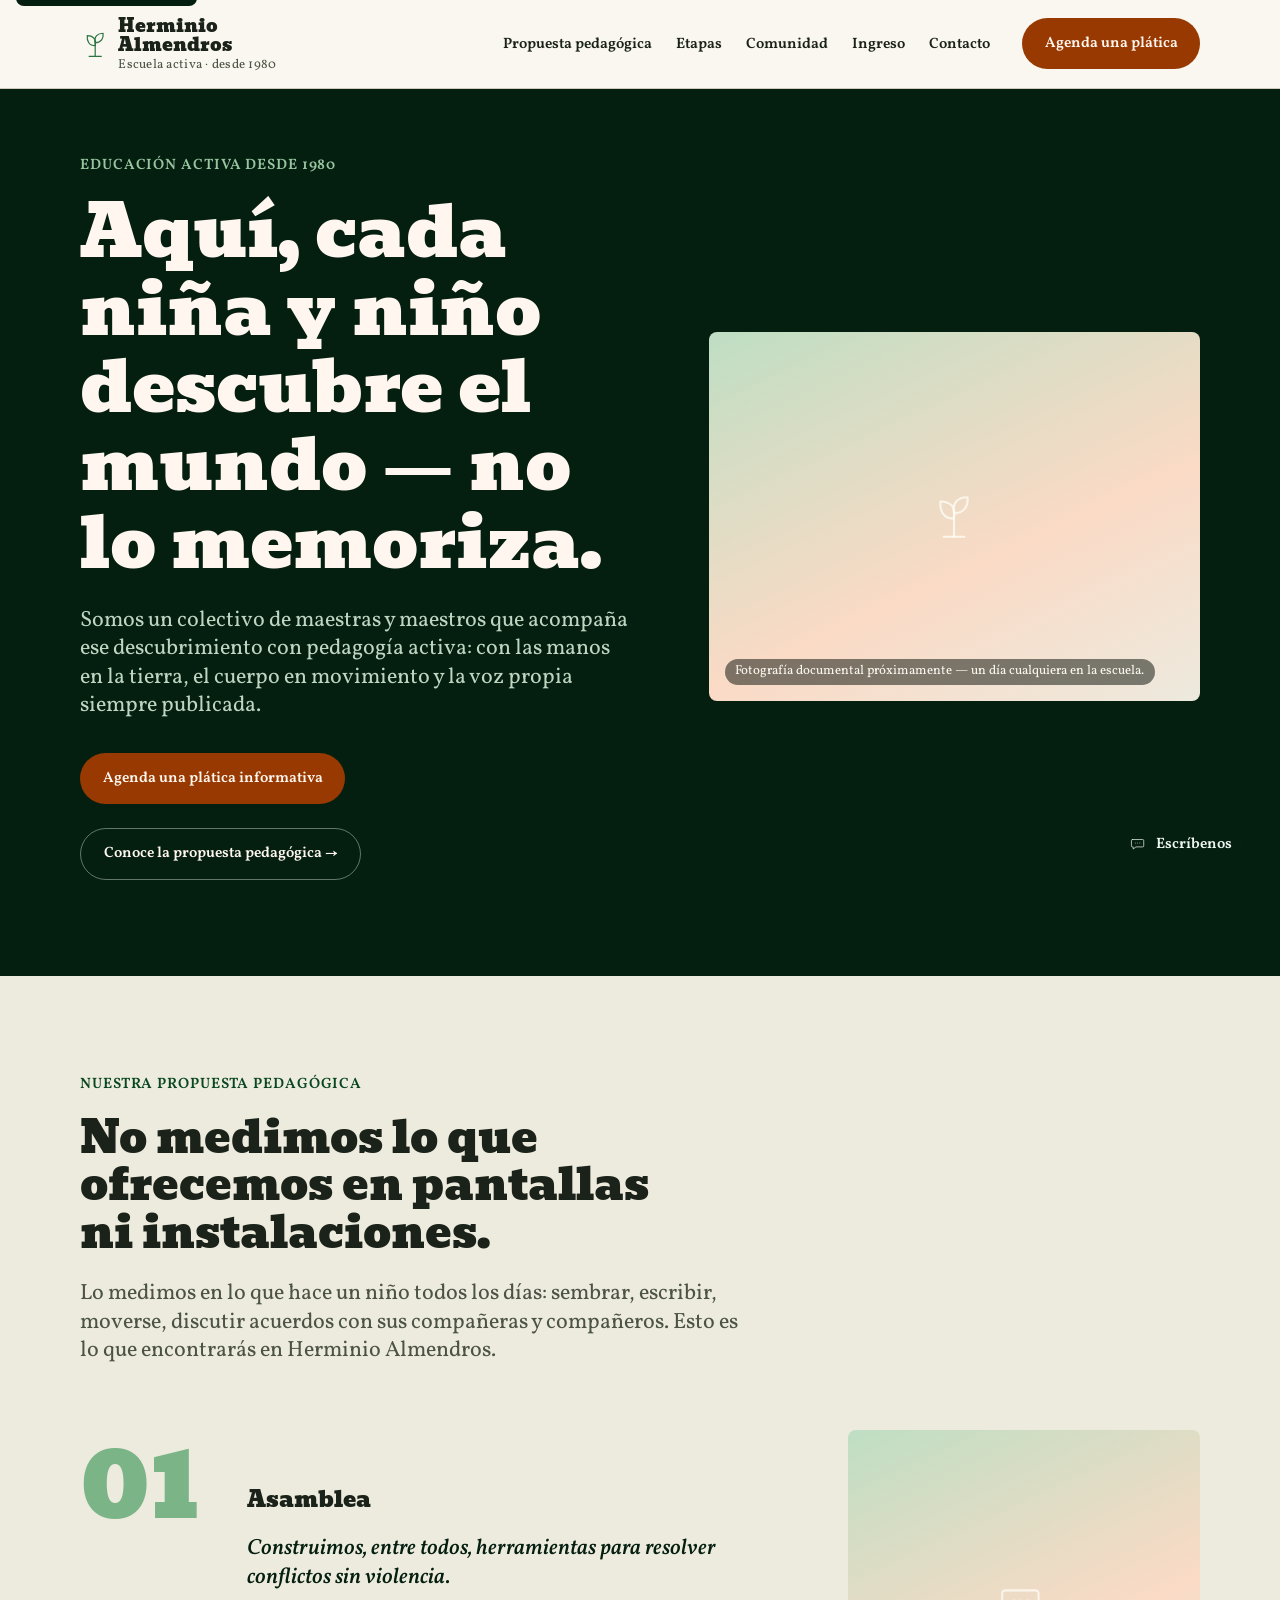
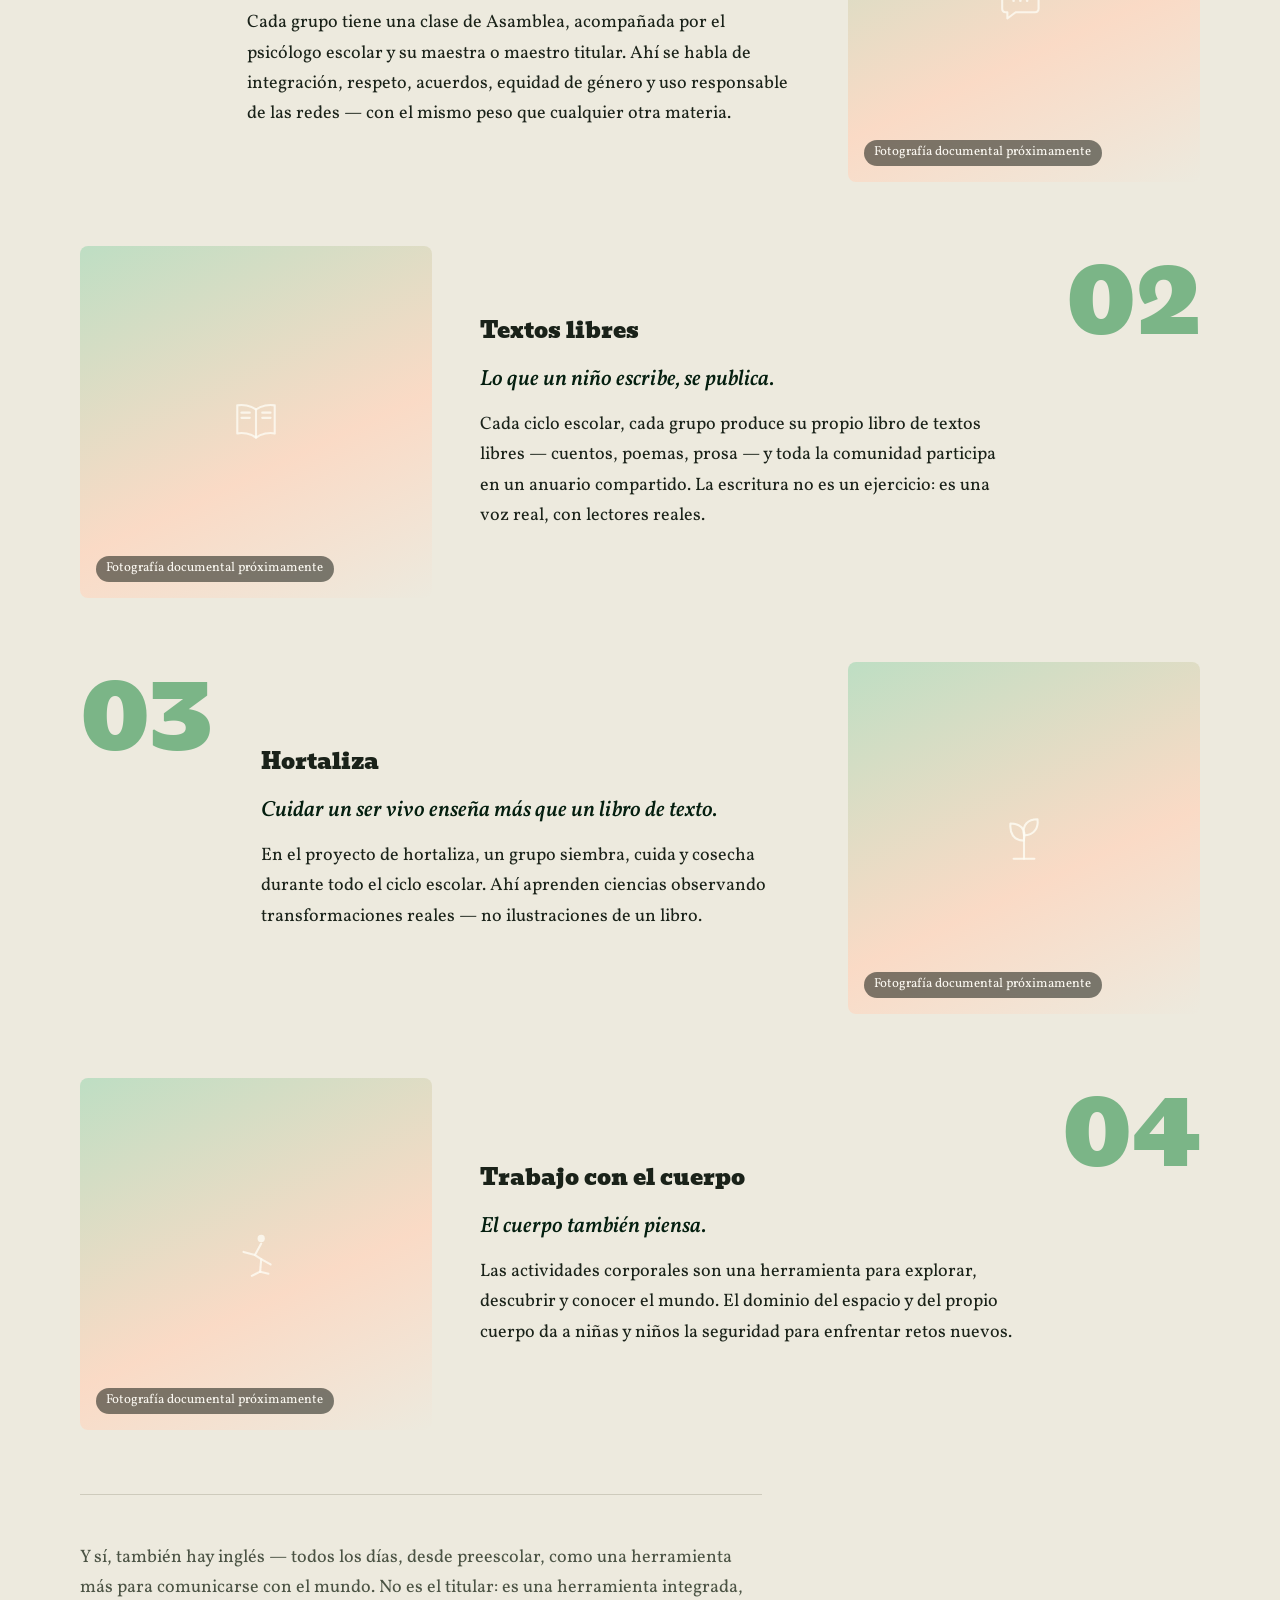
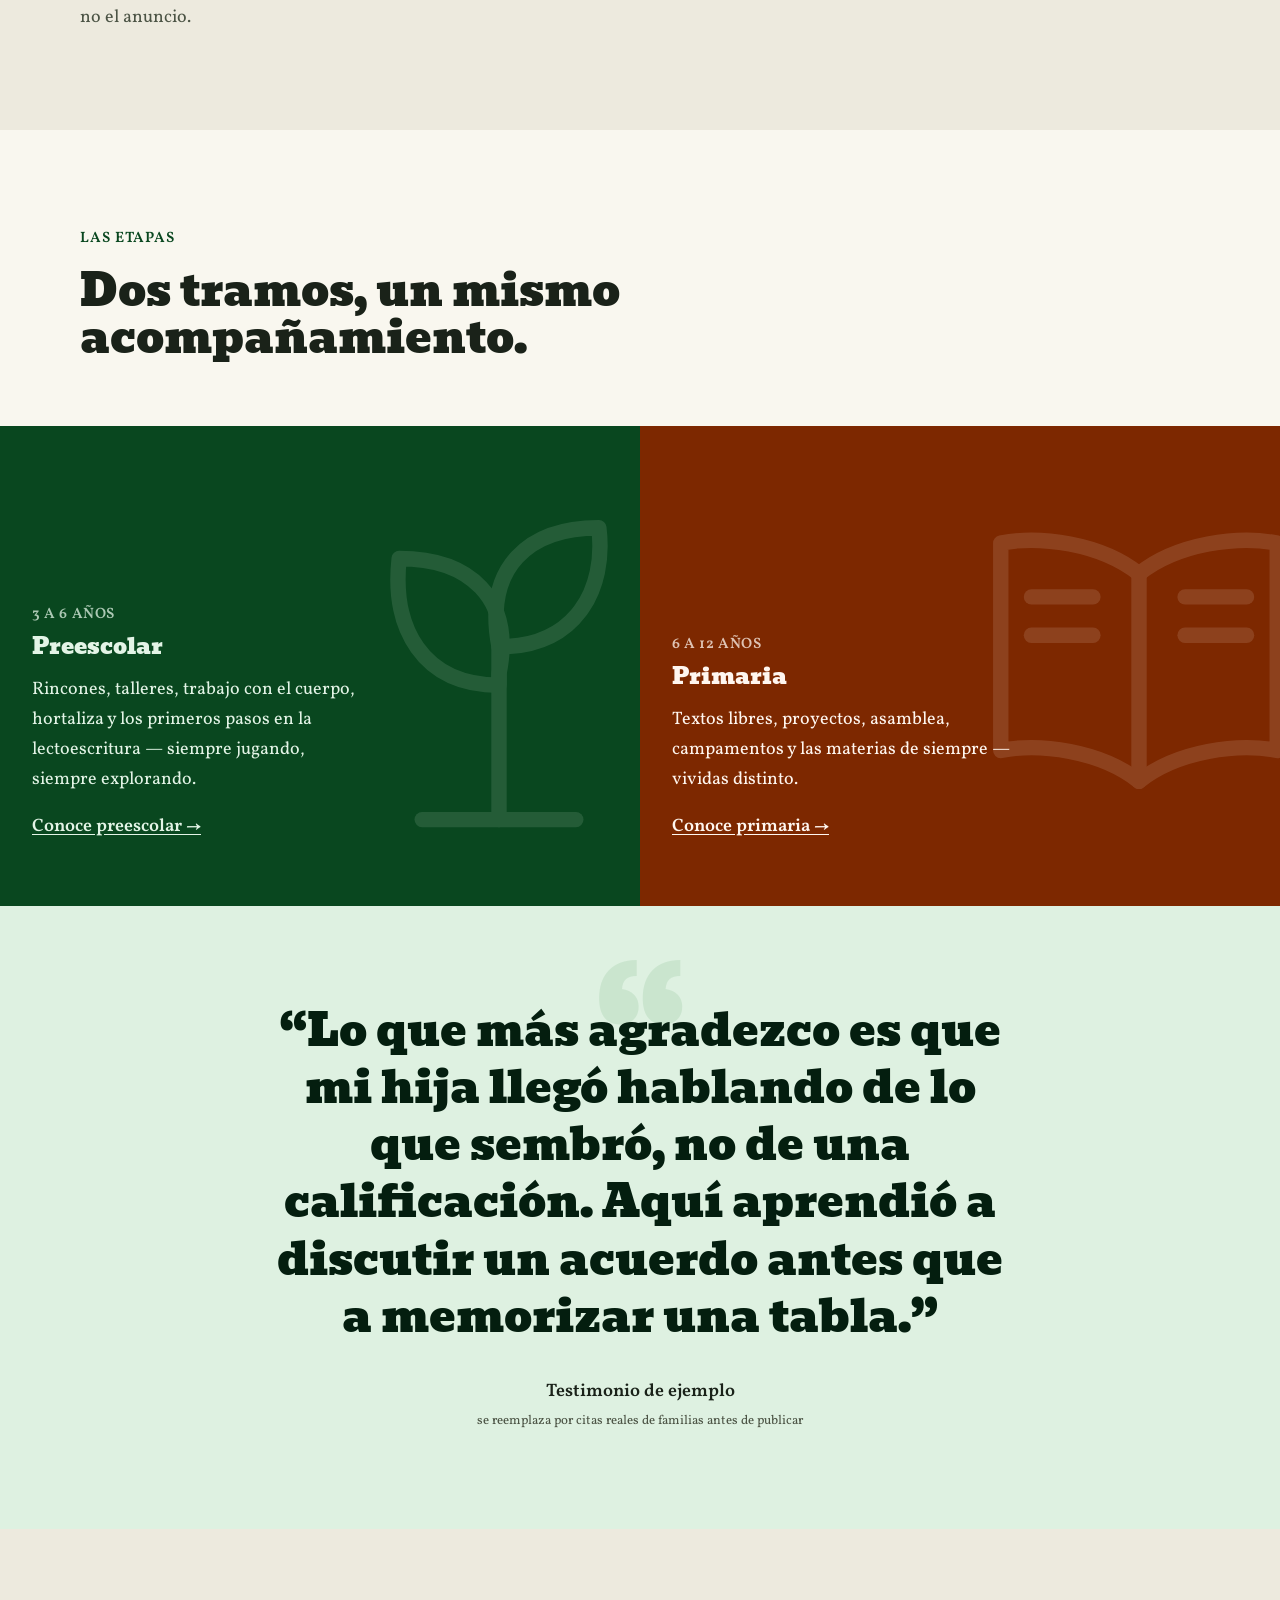
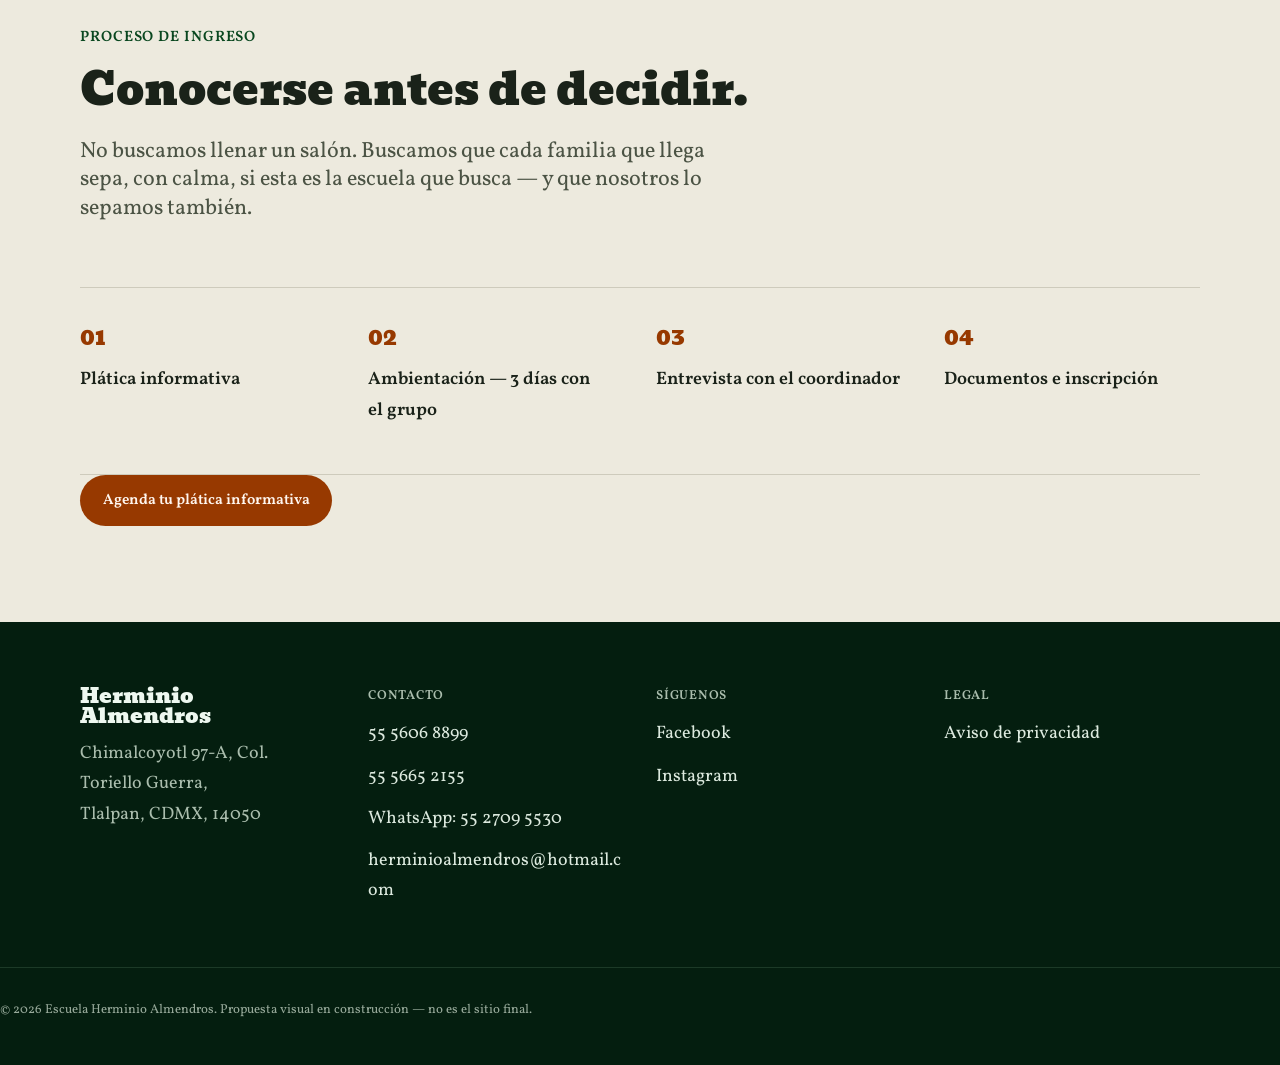
<file: propuesta-visual-anterior/index.html>
<!doctype html>
<html lang="es">
<head>
<meta charset="UTF-8" />
<meta name="viewport" content="width=device-width, initial-scale=1" />
<meta name="color-scheme" content="light" />
<title>Escuela Herminio Almendros — Educación activa desde 1980</title>
<meta name="description" content="Escuela Herminio Almendros: educación preescolar y primaria con pedagogía activa y constructivista en Tlalpan, Ciudad de México, desde 1980." />
<meta property="og:title" content="Escuela Herminio Almendros" />
<meta property="og:description" content="Educación activa y constructivista en Tlalpan, CDMX, desde 1980." />
<link rel="preconnect" href="https://fonts.googleapis.com">
<link rel="preconnect" href="https://fonts.gstatic.com" crossorigin>
<link href="https://fonts.googleapis.com/css2?family=Bevan&family=Vollkorn:ital,wght@0,400;0,500;0,600;0,700;1,400&display=swap" rel="stylesheet">
<link rel="stylesheet" href="styles.css">
</head>
<body>

<!-- Sprite de iconos: trazos simples, decorativos. Las fotografías reales los sustituirán. -->
<svg style="display:none" aria-hidden="true">
  <symbol id="icon-sprout" viewBox="0 0 100 100" fill="none" stroke="currentColor" stroke-width="4" stroke-linecap="round" stroke-linejoin="round">
    <path d="M50 90 L50 40" />
    <path d="M50 55 C 30 55 22 40 24 22 C 42 22 54 32 50 52 Z" />
    <path d="M50 45 C 70 45 78 30 76 14 C 58 14 46 24 50 45 Z" />
    <path d="M30 90 H70" />
  </symbol>
  <symbol id="icon-chat" viewBox="0 0 100 100" fill="none" stroke="currentColor" stroke-width="4" stroke-linecap="round" stroke-linejoin="round">
    <path d="M14 20 H72 a6 6 0 0 1 6 6 V56 a6 6 0 0 1 -6 6 H34 L18 74 V62 H14 a6 6 0 0 1 -6 -6 V26 a6 6 0 0 1 6 -6 Z" />
    <circle cx="30" cy="40" r="2.5" fill="currentColor" stroke="none" />
    <circle cx="43" cy="40" r="2.5" fill="currentColor" stroke="none" />
    <circle cx="56" cy="40" r="2.5" fill="currentColor" stroke="none" />
  </symbol>
  <symbol id="icon-book" viewBox="0 0 100 100" fill="none" stroke="currentColor" stroke-width="4" stroke-linecap="round" stroke-linejoin="round">
    <path d="M50 26 C 40 18 24 16 14 18 V72 C 24 70 40 72 50 80 C 60 72 76 70 86 72 V18 C 76 16 60 18 50 26 Z" />
    <path d="M50 26 V80" />
    <path d="M22 32 H38" /><path d="M22 42 H38" />
    <path d="M62 32 H78" /><path d="M62 42 H78" />
  </symbol>
  <symbol id="icon-move" viewBox="0 0 100 100" fill="none" stroke="currentColor" stroke-width="4" stroke-linecap="round" stroke-linejoin="round">
    <circle cx="60" cy="20" r="7" fill="currentColor" stroke="none"/>
    <path d="M60 30 L48 52 L60 60 L58 84" />
    <path d="M48 52 L26 46" /><path d="M60 60 L78 70" />
    <path d="M58 84 L42 92" /><path d="M58 84 L74 88" />
  </symbol>
</svg>

<a class="skip-link" href="#contenido">Saltar al contenido</a>

<header class="site-header">
  <div class="wrap site-header__inner">
    <a class="wordmark" href="#inicio" aria-label="Herminio Almendros, inicio">
      <svg class="icon wordmark__mark" aria-hidden="true"><use href="#icon-sprout"></use></svg>
      <span class="wordmark__text">
        <span class="wordmark__name">Herminio<br>Almendros</span>
        <span class="wordmark__tag">Escuela activa · desde 1980</span>
      </span>
    </a>

    <button class="nav-toggle" type="button" aria-expanded="false" aria-controls="nav-principal">
      <span class="nav-toggle__bar"></span>
      <span class="nav-toggle__bar"></span>
      <span class="nav-toggle__bar"></span>
      <span class="sr-only">Abrir menú</span>
    </button>

    <div class="nav-collapse" id="nav-principal">
      <div class="nav-collapse__inner">
        <nav class="site-nav" aria-label="Principal">
          <ul>
            <li><a href="#propuesta">Propuesta pedagógica</a></li>
            <li><a href="#etapas">Etapas</a></li>
            <li><a href="#comunidad">Comunidad</a></li>
            <li><a href="#ingreso">Ingreso</a></li>
            <li><a href="#contacto">Contacto</a></li>
          </ul>
        </nav>
        <a class="button button--cta" href="#ingreso">Agenda una plática</a>
      </div>
    </div>
  </div>
</header>

<main id="contenido">

  <section class="hero" id="inicio">
    <div class="wrap hero__grid">
      <div class="hero__content" data-reveal>
        <p class="eyebrow">Educación activa desde 1980</p>
        <h1>Aquí, cada niña y niño descubre el mundo — no lo memoriza.</h1>
        <p class="lead">Somos un colectivo de maestras y maestros que acompaña ese descubrimiento con pedagogía activa: con las manos en la tierra, el cuerpo en movimiento y la voz propia siempre publicada.</p>
        <div class="hero__actions">
          <a class="button button--cta" href="#ingreso">Agenda una plática informativa</a>
          <a class="button button--ghost" href="#propuesta">Conoce la propuesta pedagógica →</a>
        </div>
      </div>
      <figure class="doc-frame hero__visual" data-reveal>
        <svg class="icon" aria-hidden="true"><use href="#icon-sprout"></use></svg>
        <figcaption>Fotografía documental próximamente — un día cualquiera en la escuela.</figcaption>
      </figure>
    </div>
  </section>

  <section class="section section--alt" id="propuesta">
    <div class="wrap">
      <div class="section__intro" data-reveal>
        <p class="eyebrow">Nuestra propuesta pedagógica</p>
        <h2>No medimos lo que ofrecemos en pantallas ni instalaciones.</h2>
        <p class="lead">Lo medimos en lo que hace un niño todos los días: sembrar, escribir, moverse, discutir acuerdos con sus compañeras y compañeros. Esto es lo que encontrarás en Herminio Almendros.</p>
      </div>

      <ol class="pillars">
        <li class="pillar" data-reveal>
          <span class="pillar__index" aria-hidden="true">01</span>
          <div class="pillar__body">
            <p class="pillar__label">Asamblea</p>
            <blockquote>Construimos, entre todos, herramientas para resolver conflictos sin violencia.</blockquote>
            <p>Cada grupo tiene una clase de Asamblea, acompañada por el psicólogo escolar y su maestra o maestro titular. Ahí se habla de integración, respeto, acuerdos, equidad de género y uso responsable de las redes — con el mismo peso que cualquier otra materia.</p>
          </div>
          <figure class="doc-frame doc-frame--square pillar__visual">
            <svg class="icon" aria-hidden="true"><use href="#icon-chat"></use></svg>
            <figcaption>Fotografía documental próximamente</figcaption>
          </figure>
        </li>

        <li class="pillar" data-reveal>
          <span class="pillar__index" aria-hidden="true">02</span>
          <div class="pillar__body">
            <p class="pillar__label">Textos libres</p>
            <blockquote>Lo que un niño escribe, se publica.</blockquote>
            <p>Cada ciclo escolar, cada grupo produce su propio libro de textos libres — cuentos, poemas, prosa — y toda la comunidad participa en un anuario compartido. La escritura no es un ejercicio: es una voz real, con lectores reales.</p>
          </div>
          <figure class="doc-frame doc-frame--square pillar__visual">
            <svg class="icon" aria-hidden="true"><use href="#icon-book"></use></svg>
            <figcaption>Fotografía documental próximamente</figcaption>
          </figure>
        </li>

        <li class="pillar" data-reveal>
          <span class="pillar__index" aria-hidden="true">03</span>
          <div class="pillar__body">
            <p class="pillar__label">Hortaliza</p>
            <blockquote>Cuidar un ser vivo enseña más que un libro de texto.</blockquote>
            <p>En el proyecto de hortaliza, un grupo siembra, cuida y cosecha durante todo el ciclo escolar. Ahí aprenden ciencias observando transformaciones reales — no ilustraciones de un libro.</p>
          </div>
          <figure class="doc-frame doc-frame--square pillar__visual">
            <svg class="icon" aria-hidden="true"><use href="#icon-sprout"></use></svg>
            <figcaption>Fotografía documental próximamente</figcaption>
          </figure>
        </li>

        <li class="pillar" data-reveal>
          <span class="pillar__index" aria-hidden="true">04</span>
          <div class="pillar__body">
            <p class="pillar__label">Trabajo con el cuerpo</p>
            <blockquote>El cuerpo también piensa.</blockquote>
            <p>Las actividades corporales son una herramienta para explorar, descubrir y conocer el mundo. El dominio del espacio y del propio cuerpo da a niñas y niños la seguridad para enfrentar retos nuevos.</p>
          </div>
          <figure class="doc-frame doc-frame--square pillar__visual">
            <svg class="icon" aria-hidden="true"><use href="#icon-move"></use></svg>
            <figcaption>Fotografía documental próximamente</figcaption>
          </figure>
        </li>
      </ol>

      <p class="pillars__note" data-reveal>Y sí, también hay inglés — todos los días, desde preescolar, como una herramienta más para comunicarse con el mundo. No es el titular: es una herramienta integrada, no el anuncio.</p>
    </div>
  </section>

  <section class="section stages-section" id="etapas">
    <div class="wrap">
      <div class="section__intro" data-reveal>
        <p class="eyebrow">Las etapas</p>
        <h2>Dos tramos, un mismo acompañamiento.</h2>
      </div>
    </div>
    <div class="stages" data-reveal>
      <article class="stage stage--preescolar">
        <svg class="icon stage__ghost" aria-hidden="true"><use href="#icon-sprout"></use></svg>
        <div class="stage__inner">
          <p class="stage__range">3 a 6 años</p>
          <h3>Preescolar</h3>
          <p>Rincones, talleres, trabajo con el cuerpo, hortaliza y los primeros pasos en la lectoescritura — siempre jugando, siempre explorando.</p>
          <a class="link-arrow" href="#">Conoce preescolar →</a>
        </div>
      </article>
      <article class="stage stage--primaria">
        <svg class="icon stage__ghost" aria-hidden="true"><use href="#icon-book"></use></svg>
        <div class="stage__inner">
          <p class="stage__range">6 a 12 años</p>
          <h3>Primaria</h3>
          <p>Textos libres, proyectos, asamblea, campamentos y las materias de siempre — vividas distinto.</p>
          <a class="link-arrow" href="#">Conoce primaria →</a>
        </div>
      </article>
    </div>
  </section>

  <section class="section section--comunidad" id="comunidad">
    <div class="wrap">
      <blockquote class="testimonial" data-reveal>
        <p>Lo que más agradezco es que mi hija llegó hablando de lo que sembró, no de una calificación. Aquí aprendió a discutir un acuerdo antes que a memorizar una tabla.</p>
        <footer>
          <cite>Testimonio de ejemplo</cite>
          <span class="testimonial__note">se reemplaza por citas reales de familias antes de publicar</span>
        </footer>
      </blockquote>
    </div>
  </section>

  <section class="section section--alt" id="ingreso">
    <div class="wrap">
      <div class="section__intro" data-reveal>
        <p class="eyebrow">Proceso de ingreso</p>
        <h2>Conocerse antes de decidir.</h2>
        <p class="lead">No buscamos llenar un salón. Buscamos que cada familia que llega sepa, con calma, si esta es la escuela que busca — y que nosotros lo sepamos también.</p>
      </div>

      <ol class="steps" data-reveal>
        <li><span class="steps__index">01</span><p class="steps__label">Plática informativa</p></li>
        <li><span class="steps__index">02</span><p class="steps__label">Ambientación — 3 días con el grupo</p></li>
        <li><span class="steps__index">03</span><p class="steps__label">Entrevista con el coordinador</p></li>
        <li><span class="steps__index">04</span><p class="steps__label">Documentos e inscripción</p></li>
      </ol>

      <a class="button button--cta" href="#contacto">Agenda tu plática informativa</a>
    </div>
  </section>

</main>

<footer class="site-footer" id="contacto">
  <div class="wrap site-footer__grid">
    <div>
      <p class="wordmark wordmark--footer">Herminio<br>Almendros</p>
      <p class="muted-footer">Chimalcoyotl 97-A, Col. Toriello Guerra,<br>Tlalpan, CDMX, 14050</p>
    </div>
    <div>
      <p class="footer__heading">Contacto</p>
      <p><a href="tel:5556068899">55 5606 8899</a></p>
      <p><a href="tel:5556652155">55 5665 2155</a></p>
      <p><a href="https://wa.me/525527095530" target="_blank" rel="noopener">WhatsApp: 55 2709 5530</a></p>
      <p><a href="mailto:herminioalmendros@hotmail.com">herminioalmendros@hotmail.com</a></p>
    </div>
    <div>
      <p class="footer__heading">Síguenos</p>
      <p><a href="https://www.facebook.com/Comunidad-Herminio-Almendros-756396684476777/" target="_blank" rel="noopener">Facebook</a></p>
      <p><a href="https://instagram.com/escuelaherminioalmendros/" target="_blank" rel="noopener">Instagram</a></p>
    </div>
    <div>
      <p class="footer__heading">Legal</p>
      <p><a href="#">Aviso de privacidad</a></p>
    </div>
  </div>
  <p class="site-footer__legal">© <span id="year"></span> Escuela Herminio Almendros. Propuesta visual en construcción — no es el sitio final.</p>
</footer>

<a class="whatsapp-tab" href="https://wa.me/525527095530" target="_blank" rel="noopener">
  <svg class="icon" aria-hidden="true"><use href="#icon-chat"></use></svg>
  <span class="whatsapp-tab__label">Escríbenos</span>
</a>

<script src="script.js"></script>
</body>
</html>
</file>
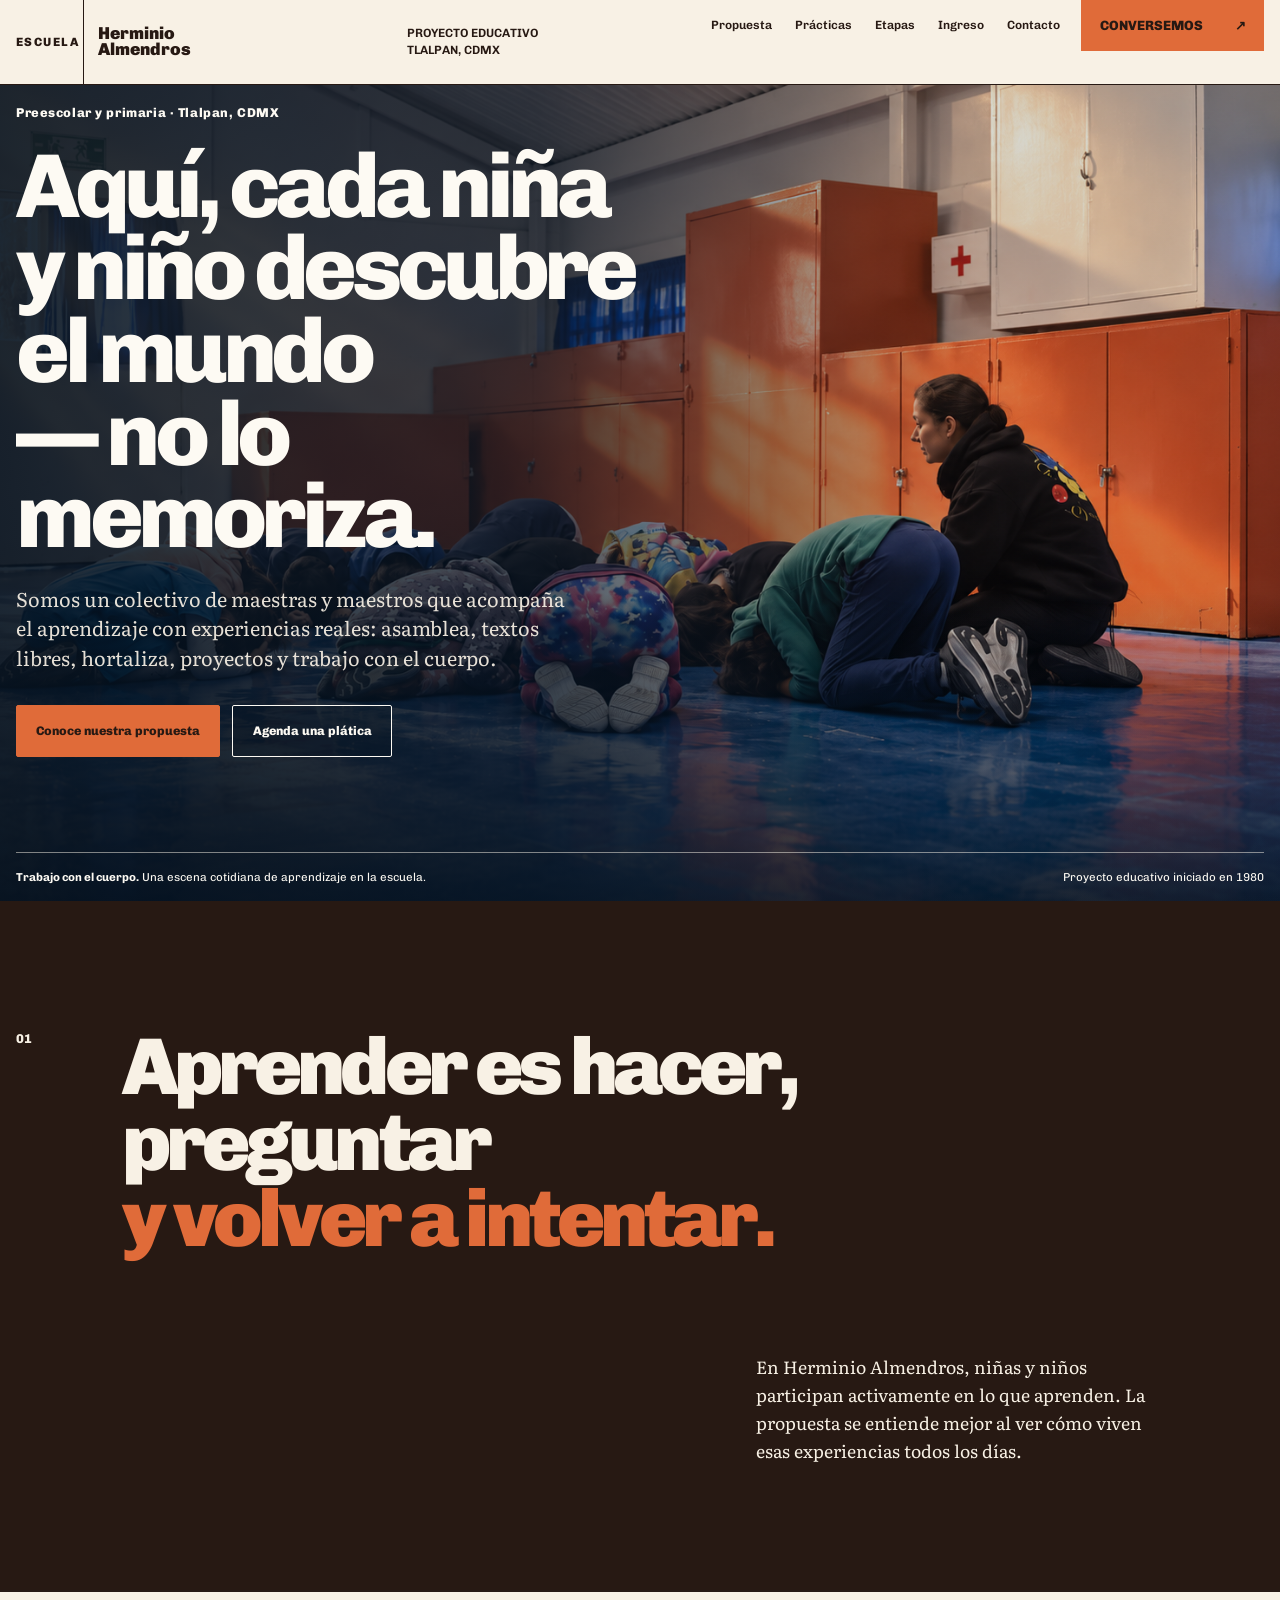
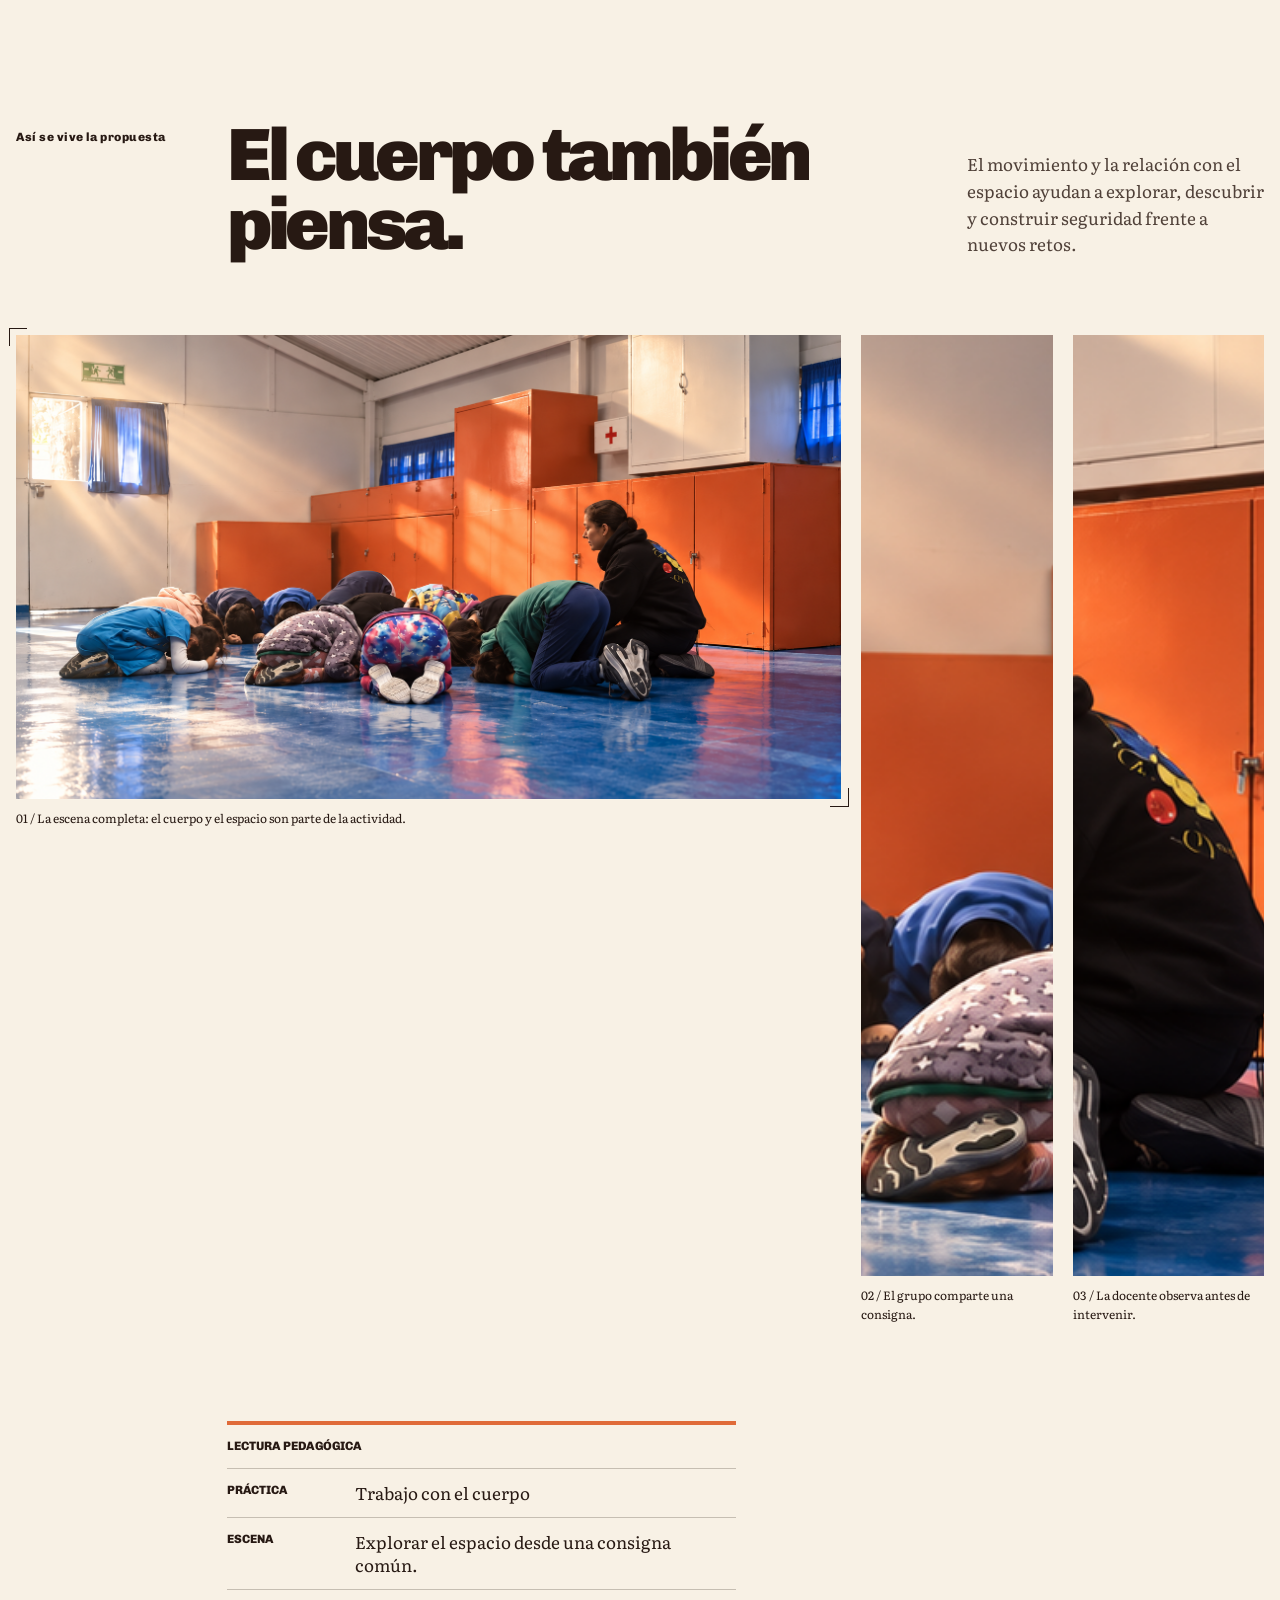
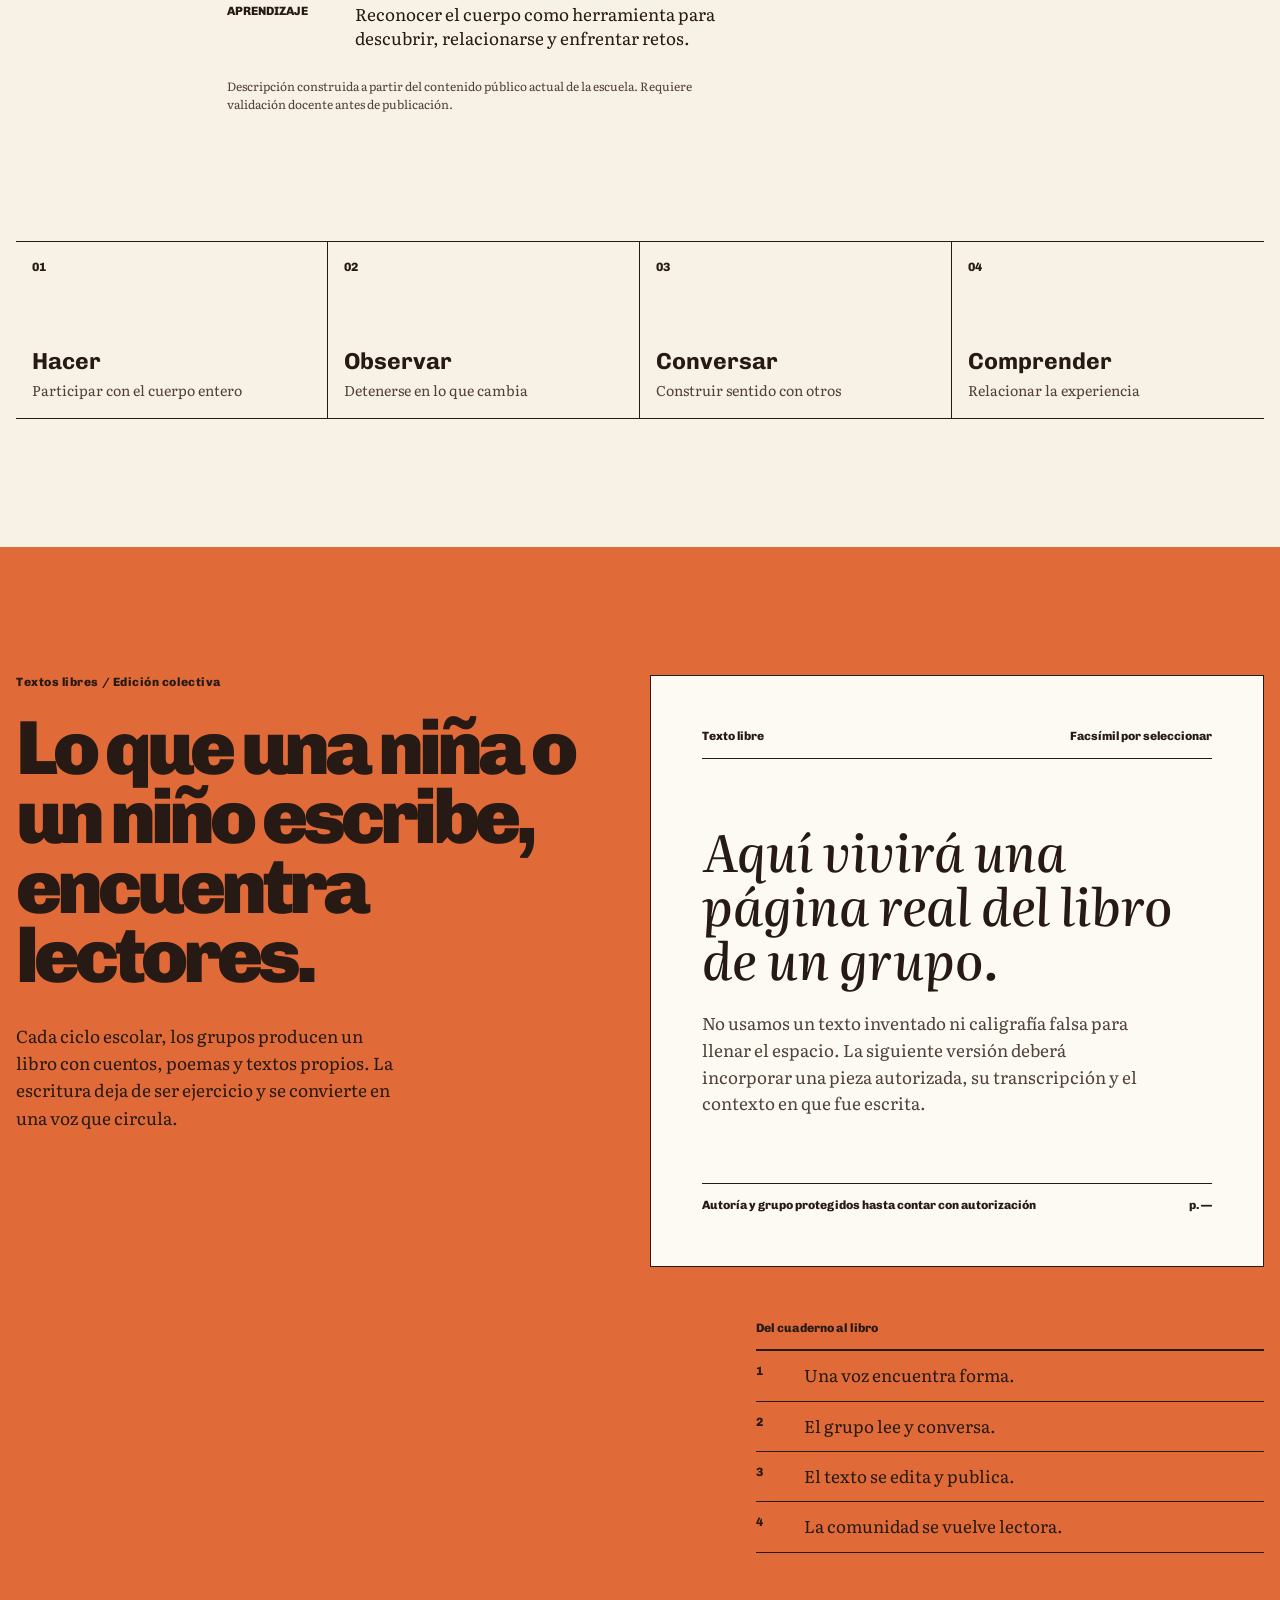
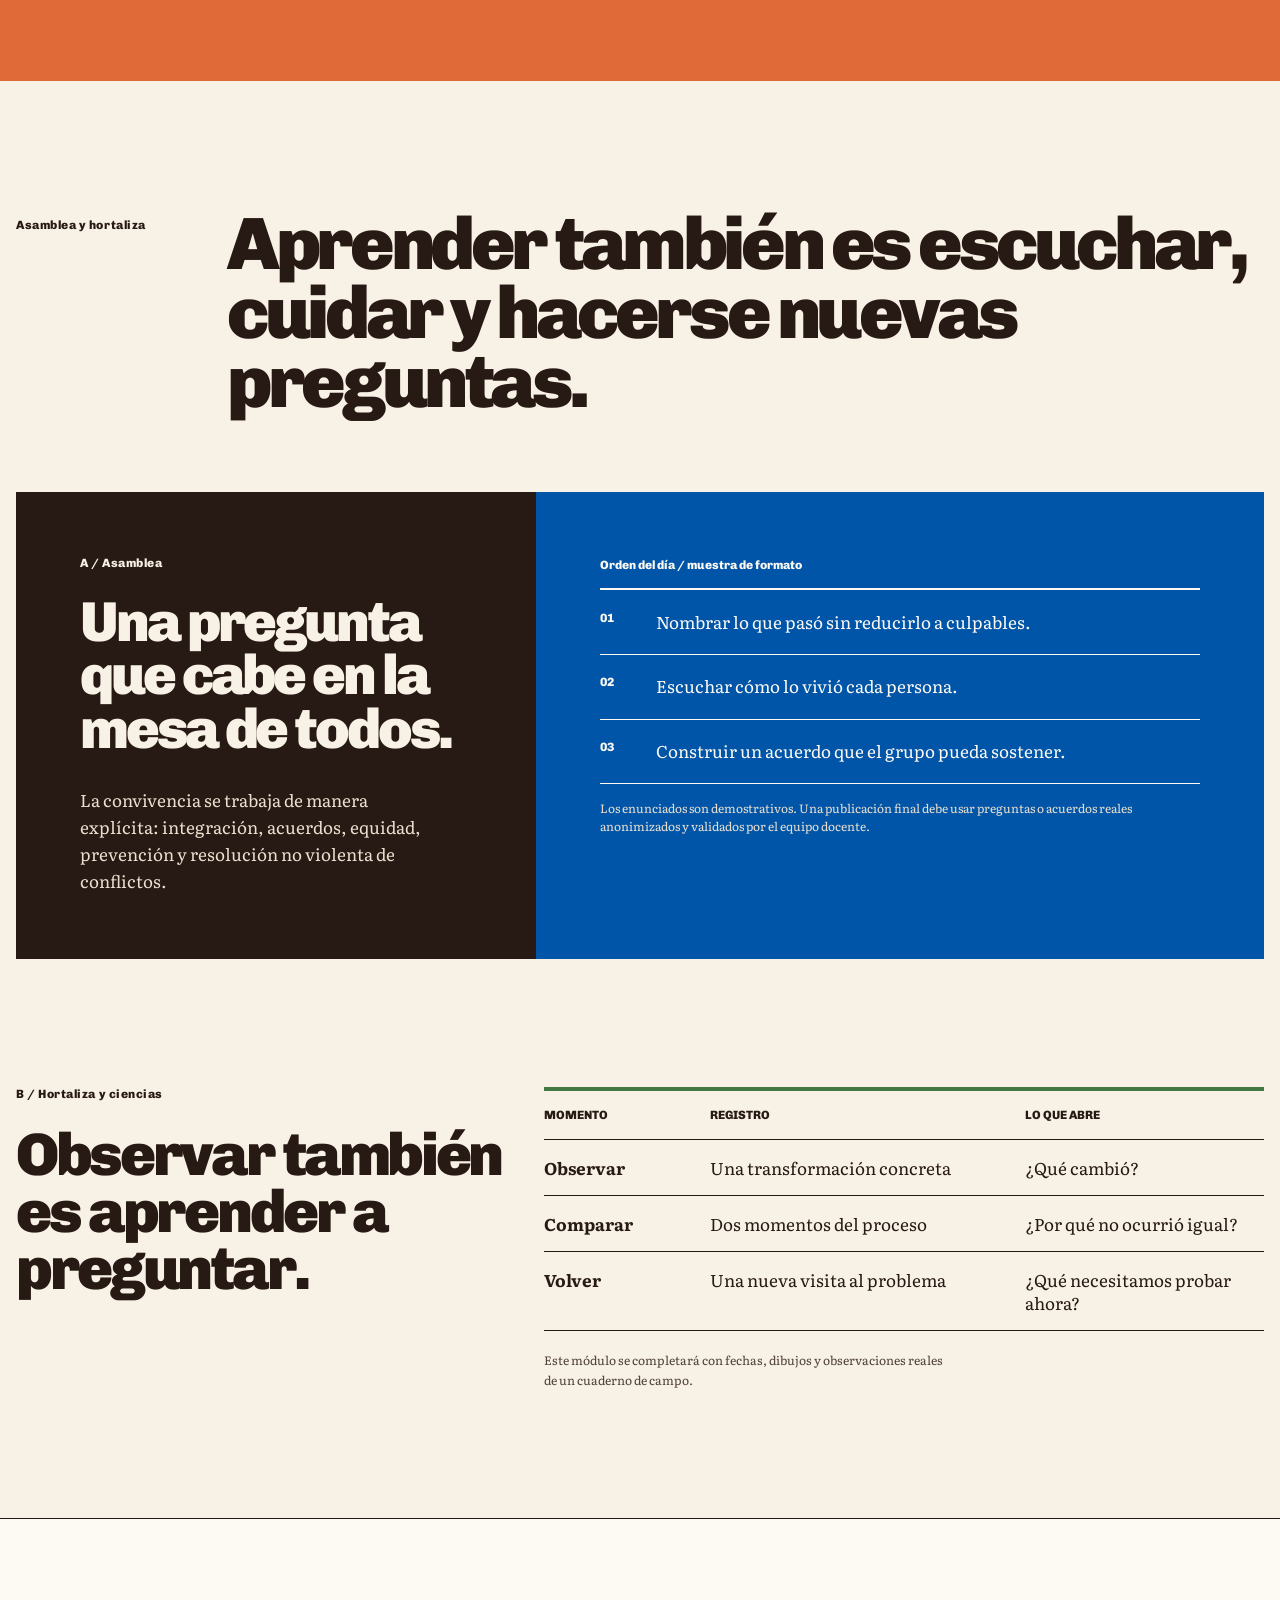
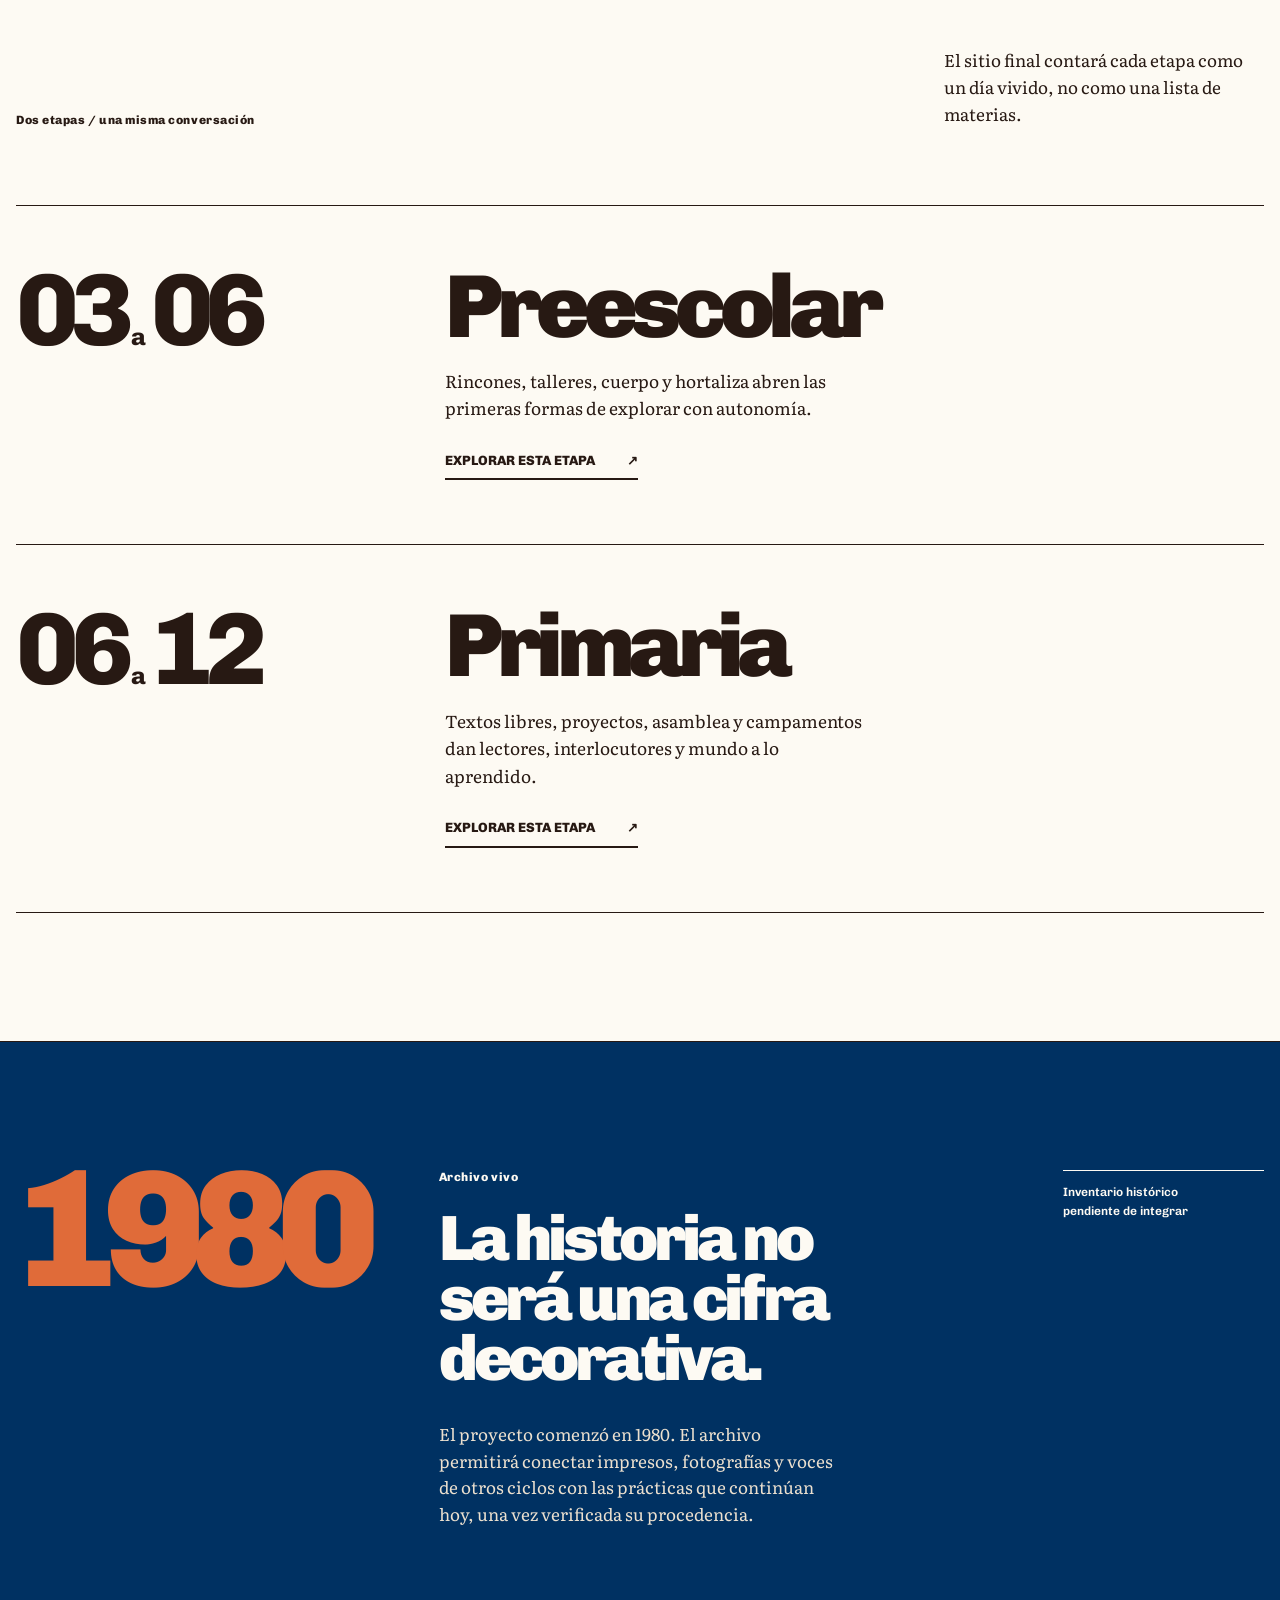
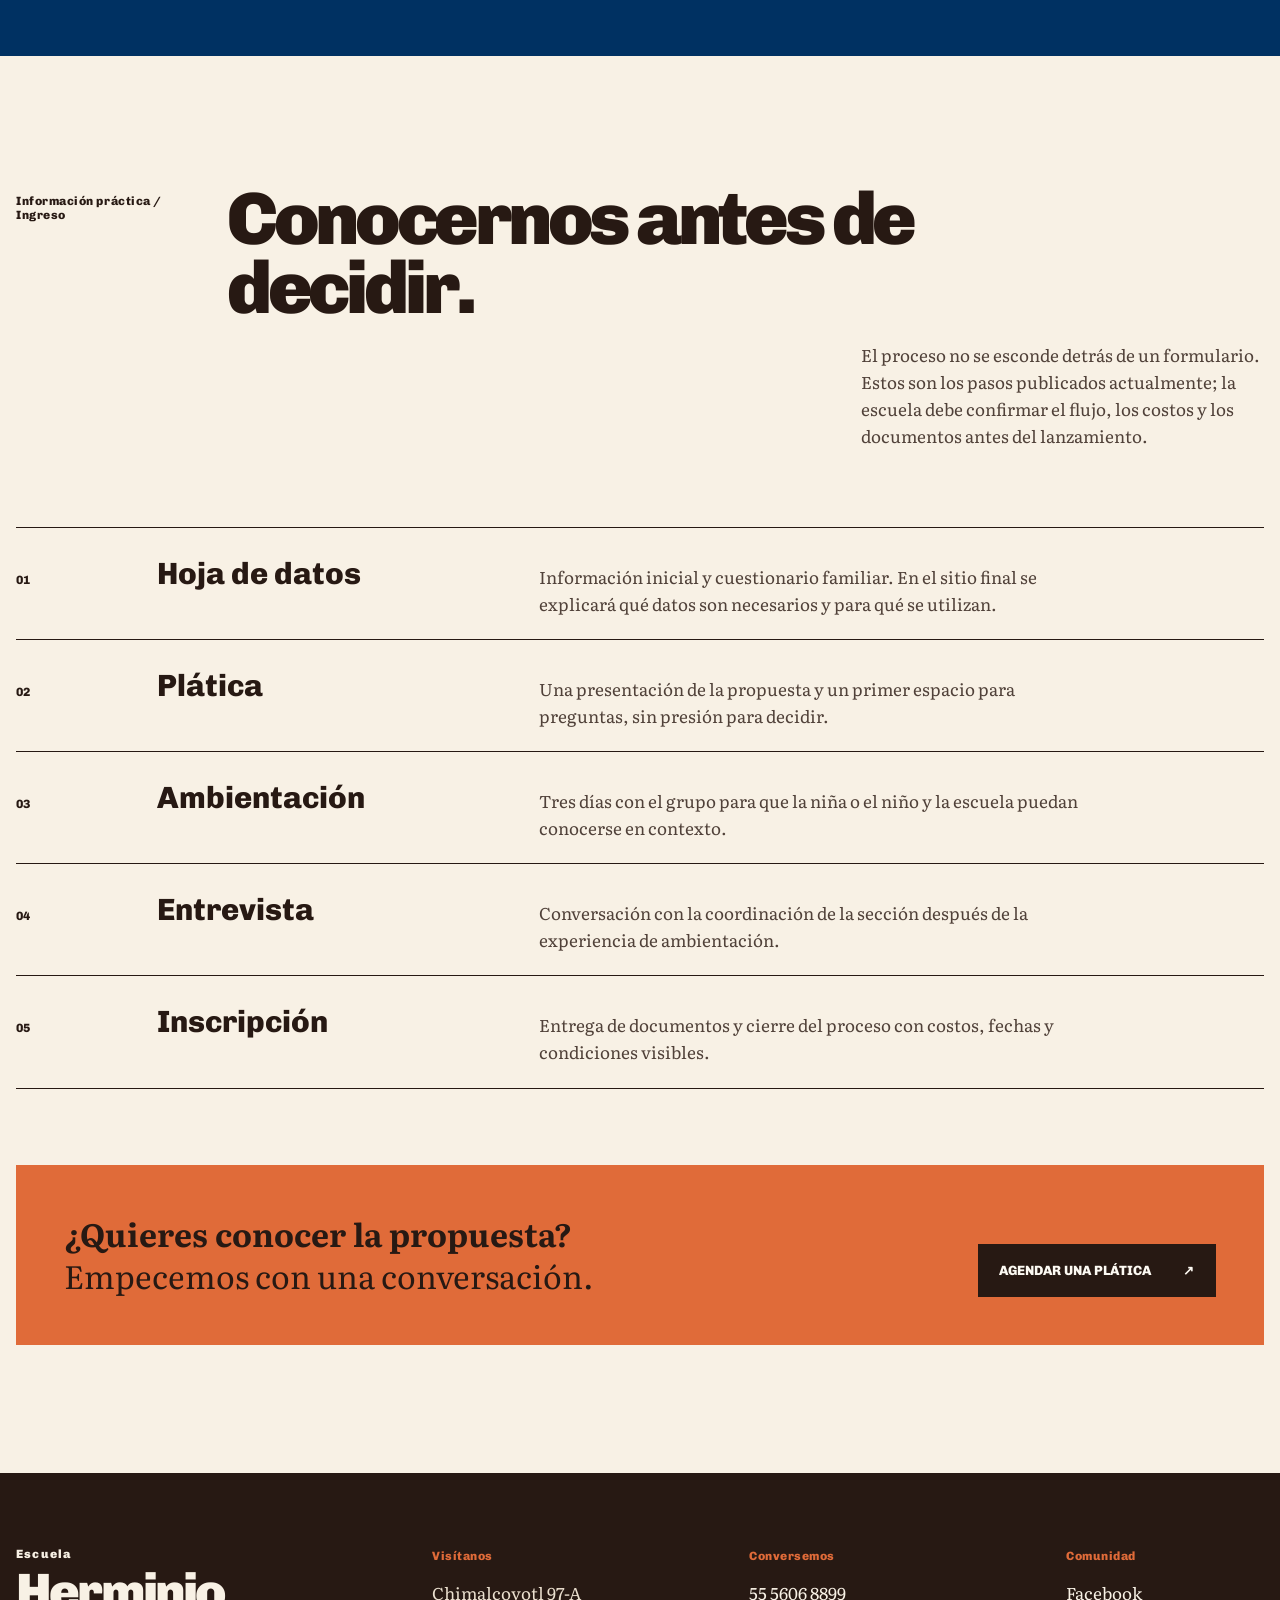
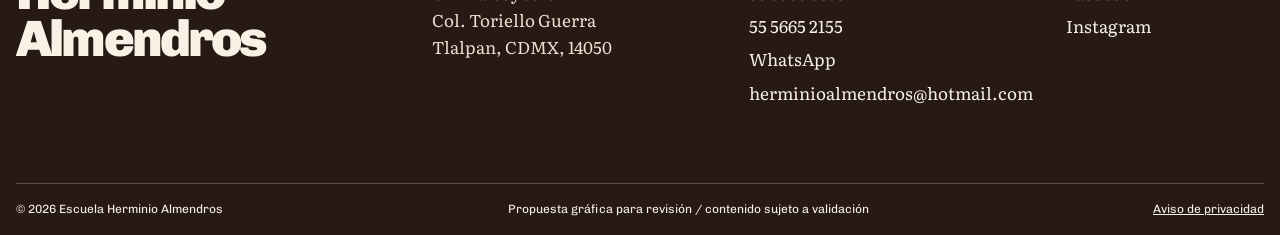
<file: propuesta-visual/index.html>
<!doctype html>
<html lang="es">
<head>
  <meta charset="UTF-8">
  <meta name="viewport" content="width=device-width, initial-scale=1">
  <meta name="color-scheme" content="light">
  <title>Escuela Herminio Almendros | Descubrir el mundo</title>
  <meta name="description" content="Escuela de preescolar y primaria en Tlalpan, CDMX. Una propuesta pedagógica activa que se muestra a través de prácticas, voces y procesos reales.">
  <meta property="og:title" content="Escuela Herminio Almendros">
  <meta property="og:description" content="Aquí, cada niña y niño descubre el mundo, no lo memoriza.">
  <link rel="preconnect" href="https://fonts.googleapis.com">
  <link rel="preconnect" href="https://fonts.gstatic.com" crossorigin>
  <link href="https://fonts.googleapis.com/css2?family=Chivo:ital,wght@0,400;0,600;0,800;0,900;1,500&family=Literata:ital,opsz,wght@0,7..72,400;0,7..72,500;0,7..72,700;1,7..72,500&display=swap" rel="stylesheet">
  <link rel="icon" href="data:,">
  <link rel="preload" as="image" href="../docs/img/hero.png" fetchpriority="high">
  <link rel="stylesheet" href="styles.css">
  <script>document.documentElement.classList.add('js');</script>
</head>
<body>
  <a class="skip-link" href="#contenido">Saltar al contenido</a>

  <header class="site-header" data-header>
    <div class="shell masthead">
      <a class="brand" href="#inicio" aria-label="Escuela Herminio Almendros, inicio">
        <span class="brand__type">Escuela</span>
        <span class="brand__name">Herminio<br>Almendros</span>
      </a>

      <p class="masthead__edition" aria-hidden="true">
        <span>Proyecto educativo</span>
        <span>Tlalpan, CDMX</span>
      </p>

      <button class="nav-toggle" type="button" aria-expanded="false" aria-controls="nav-principal">
        <span class="nav-toggle__label">Menú</span>
        <span class="nav-toggle__mark" aria-hidden="true"></span>
      </button>

      <div class="nav-panel" id="nav-principal">
        <div class="nav-panel__inner">
          <nav class="site-nav" aria-label="Principal">
            <a href="#propuesta">Propuesta</a>
            <a href="#practicas">Prácticas</a>
            <a href="#etapas">Etapas</a>
            <a href="#ingreso">Ingreso</a>
            <a href="#contacto">Contacto</a>
          </nav>
          <a class="header-contact" href="#ingreso">Conversemos <span aria-hidden="true">↗</span></a>
        </div>
      </div>
    </div>
  </header>

  <main id="contenido">
    <section class="hero" id="inicio" aria-labelledby="hero-title">
      <img class="hero__image" src="../docs/img/hero.png" width="1672" height="941" alt="Grupo de niñas y niños participa en una actividad corporal sobre el piso, acompañado por una docente" fetchpriority="high">
      <div class="hero__overlay" aria-hidden="true"></div>

      <div class="shell hero__content intro-reveal">
        <p class="hero__eyebrow">Preescolar y primaria · Tlalpan, CDMX</p>
        <h1 id="hero-title">Aquí, cada niña y niño descubre el mundo <em>— no lo memoriza.</em></h1>
        <p class="hero__dek">Somos un colectivo de maestras y maestros que acompaña el aprendizaje con experiencias reales: asamblea, textos libres, hortaliza, proyectos y trabajo con el cuerpo.</p>
        <div class="hero__actions">
          <a class="hero-button hero-button--primary" href="#propuesta">Conoce nuestra propuesta</a>
          <a class="hero-button hero-button--secondary" href="#ingreso">Agenda una plática</a>
        </div>
      </div>

      <div class="shell hero__caption">
        <p><strong>Trabajo con el cuerpo.</strong> Una escena cotidiana de aprendizaje en la escuela.</p>
        <p>Proyecto educativo iniciado en 1980</p>
      </div>
    </section>

    <section class="manifesto" aria-label="Principio de la propuesta">
      <div class="shell manifesto__grid">
        <p class="section-number">01</p>
        <h2>Aprender es hacer, preguntar<br><span>y volver a intentar.</span></h2>
        <p class="manifesto__copy">En Herminio Almendros, niñas y niños participan activamente en lo que aprenden. La propuesta se entiende mejor al ver cómo viven esas experiencias todos los días.</p>
      </div>
    </section>

    <section class="evidence shell" id="propuesta">
      <header class="section-heading">
        <p class="kicker">Así se vive la propuesta</p>
        <h2>El cuerpo también piensa.</h2>
        <p>El movimiento y la relación con el espacio ayudan a explorar, descubrir y construir seguridad frente a nuevos retos.</p>
      </header>

      <div class="scene-study">
        <figure class="scene-study__wide">
          <div class="image-register">
            <img src="../docs/img/hero.png" width="1672" height="941" alt="Vista completa de la sesión de trabajo corporal">
          </div>
          <figcaption>01 / La escena completa: el cuerpo y el espacio son parte de la actividad.</figcaption>
        </figure>

        <div class="scene-study__details" aria-label="Detalles de la misma escena">
          <figure>
            <div class="detail-crop detail-crop--group">
              <img src="../docs/img/hero.png" width="1672" height="941" alt="Detalle de la misma fotografía: el grupo reunido a nivel del piso">
            </div>
            <figcaption>02 / El grupo comparte una consigna.</figcaption>
          </figure>
          <figure>
            <div class="detail-crop detail-crop--teacher">
              <img src="../docs/img/hero.png" width="1672" height="941" alt="Detalle de la misma fotografía: la docente observa y acompaña al grupo">
            </div>
            <figcaption>03 / La docente observa antes de intervenir.</figcaption>
          </figure>
        </div>

        <aside class="reading-notes">
          <p class="reading-notes__title">Lectura pedagógica</p>
          <dl>
            <div>
              <dt>Práctica</dt>
              <dd>Trabajo con el cuerpo</dd>
            </div>
            <div>
              <dt>Escena</dt>
              <dd>Explorar el espacio desde una consigna común.</dd>
            </div>
            <div>
              <dt>Aprendizaje</dt>
              <dd>Reconocer el cuerpo como herramienta para descubrir, relacionarse y enfrentar retos.</dd>
            </div>
          </dl>
          <p class="source-note">Descripción construida a partir del contenido público actual de la escuela. Requiere validación docente antes de publicación.</p>
        </aside>
      </div>

      <ol class="evidence-sequence" aria-label="Una forma activa de aprender">
        <li><span>01</span><strong>Hacer</strong><small>Participar con el cuerpo entero</small></li>
        <li><span>02</span><strong>Observar</strong><small>Detenerse en lo que cambia</small></li>
        <li><span>03</span><strong>Conversar</strong><small>Construir sentido con otros</small></li>
        <li><span>04</span><strong>Comprender</strong><small>Relacionar la experiencia</small></li>
      </ol>
    </section>

    <section class="published-voice" id="practicas">
      <div class="shell published-voice__grid">
        <header class="published-voice__heading">
          <p class="kicker">Textos libres / Edición colectiva</p>
          <h2>Lo que una niña o un niño escribe, encuentra lectores.</h2>
          <p>Cada ciclo escolar, los grupos producen un libro con cuentos, poemas y textos propios. La escritura deja de ser ejercicio y se convierte en una voz que circula.</p>
        </header>

        <article class="document-sheet" aria-label="Muestra del módulo de texto libre">
          <header class="document-sheet__meta">
            <span>Texto libre</span>
            <span>Facsímil por seleccionar</span>
          </header>
          <div class="document-sheet__body">
            <p class="document-sheet__placeholder">Aquí vivirá una página real del libro de un grupo.</p>
            <p>No usamos un texto inventado ni caligrafía falsa para llenar el espacio. La siguiente versión deberá incorporar una pieza autorizada, su transcripción y el contexto en que fue escrita.</p>
          </div>
          <footer class="document-sheet__footer">
            <span>Autoría y grupo protegidos hasta contar con autorización</span>
            <span>p. —</span>
          </footer>
        </article>

        <aside class="publication-process">
          <p class="publication-process__title">Del cuaderno al libro</p>
          <ol>
            <li><span>1</span>Una voz encuentra forma.</li>
            <li><span>2</span>El grupo lee y conversa.</li>
            <li><span>3</span>El texto se edita y publica.</li>
            <li><span>4</span>La comunidad se vuelve lectora.</li>
          </ol>
        </aside>
      </div>
    </section>

    <section class="practices shell" aria-labelledby="practicas-titulo">
      <header class="section-heading section-heading--wide">
        <p class="kicker">Asamblea y hortaliza</p>
        <h2 id="practicas-titulo">Aprender también es escuchar, cuidar y hacerse nuevas preguntas.</h2>
      </header>

      <article class="assembly-module">
        <div class="assembly-module__intro">
          <p class="module-code">A / Asamblea</p>
          <h3>Una pregunta que cabe en la mesa de todos.</h3>
          <p>La convivencia se trabaja de manera explícita: integración, acuerdos, equidad, prevención y resolución no violenta de conflictos.</p>
        </div>
        <div class="assembly-agenda">
          <p class="assembly-agenda__title">Orden del día / muestra de formato</p>
          <ol>
            <li><span>01</span><p>Nombrar lo que pasó sin reducirlo a culpables.</p></li>
            <li><span>02</span><p>Escuchar cómo lo vivió cada persona.</p></li>
            <li><span>03</span><p>Construir un acuerdo que el grupo pueda sostener.</p></li>
          </ol>
          <p class="source-note">Los enunciados son demostrativos. Una publicación final debe usar preguntas o acuerdos reales anonimizados y validados por el equipo docente.</p>
        </div>
      </article>

      <article class="field-module">
        <header class="field-module__header">
          <p class="module-code">B / Hortaliza y ciencias</p>
          <h3>Observar también es aprender a preguntar.</h3>
        </header>
        <div class="field-log" role="table" aria-label="Estructura de un cuaderno de campo">
          <div class="field-log__row field-log__head" role="row">
            <span role="columnheader">Momento</span>
            <span role="columnheader">Registro</span>
            <span role="columnheader">Lo que abre</span>
          </div>
          <div class="field-log__row" role="row">
            <strong role="cell">Observar</strong>
            <span role="cell">Una transformación concreta</span>
            <span role="cell">¿Qué cambió?</span>
          </div>
          <div class="field-log__row" role="row">
            <strong role="cell">Comparar</strong>
            <span role="cell">Dos momentos del proceso</span>
            <span role="cell">¿Por qué no ocurrió igual?</span>
          </div>
          <div class="field-log__row" role="row">
            <strong role="cell">Volver</strong>
            <span role="cell">Una nueva visita al problema</span>
            <span role="cell">¿Qué necesitamos probar ahora?</span>
          </div>
        </div>
        <p class="field-module__aside">Este módulo se completará con fechas, dibujos y observaciones reales de un cuaderno de campo.</p>
      </article>
    </section>

    <section class="stages" id="etapas">
      <div class="shell">
        <header class="stages__heading">
          <p class="kicker">Dos etapas / una misma conversación</p>
          <p>El sitio final contará cada etapa como un día vivido, no como una lista de materias.</p>
        </header>

        <div class="stage-index">
          <article class="stage-entry">
            <p class="stage-entry__age"><span>03</span> a <span>06</span></p>
            <div>
              <h2>Preescolar</h2>
              <p>Rincones, talleres, cuerpo y hortaliza abren las primeras formas de explorar con autonomía.</p>
              <a class="text-link" href="#contacto">Explorar esta etapa <span aria-hidden="true">↗</span></a>
            </div>
          </article>
          <article class="stage-entry">
            <p class="stage-entry__age"><span>06</span> a <span>12</span></p>
            <div>
              <h2>Primaria</h2>
              <p>Textos libres, proyectos, asamblea y campamentos dan lectores, interlocutores y mundo a lo aprendido.</p>
              <a class="text-link" href="#contacto">Explorar esta etapa <span aria-hidden="true">↗</span></a>
            </div>
          </article>
        </div>
      </div>
    </section>

    <section class="archive-band">
      <div class="shell archive-band__grid">
        <p class="archive-band__year">1980</p>
        <div class="archive-band__copy">
          <p class="kicker">Archivo vivo</p>
          <h2>La historia no será una cifra decorativa.</h2>
          <p>El proyecto comenzó en 1980. El archivo permitirá conectar impresos, fotografías y voces de otros ciclos con las prácticas que continúan hoy, una vez verificada su procedencia.</p>
        </div>
        <p class="archive-band__status">Inventario histórico<br>pendiente de integrar</p>
      </div>
    </section>

    <section class="admission shell" id="ingreso">
      <header class="section-heading admission__heading">
        <p class="kicker">Información práctica / Ingreso</p>
        <h2>Conocernos antes de decidir.</h2>
        <p>El proceso no se esconde detrás de un formulario. Estos son los pasos publicados actualmente; la escuela debe confirmar el flujo, los costos y los documentos antes del lanzamiento.</p>
      </header>

      <ol class="admission-steps">
        <li>
          <span class="admission-steps__index">01</span>
          <h3>Hoja de datos</h3>
          <p>Información inicial y cuestionario familiar. En el sitio final se explicará qué datos son necesarios y para qué se utilizan.</p>
        </li>
        <li>
          <span class="admission-steps__index">02</span>
          <h3>Plática</h3>
          <p>Una presentación de la propuesta y un primer espacio para preguntas, sin presión para decidir.</p>
        </li>
        <li>
          <span class="admission-steps__index">03</span>
          <h3>Ambientación</h3>
          <p>Tres días con el grupo para que la niña o el niño y la escuela puedan conocerse en contexto.</p>
        </li>
        <li>
          <span class="admission-steps__index">04</span>
          <h3>Entrevista</h3>
          <p>Conversación con la coordinación de la sección después de la experiencia de ambientación.</p>
        </li>
        <li>
          <span class="admission-steps__index">05</span>
          <h3>Inscripción</h3>
          <p>Entrega de documentos y cierre del proceso con costos, fechas y condiciones visibles.</p>
        </li>
      </ol>

      <div class="admission-contact">
        <p><strong>¿Quieres conocer la propuesta?</strong><br>Empecemos con una conversación.</p>
        <a class="action-link" href="https://wa.me/525527095530" target="_blank" rel="noopener">Agendar una plática <span aria-hidden="true">↗</span></a>
      </div>
    </section>
  </main>

  <footer class="site-footer" id="contacto">
    <div class="shell footer-grid">
      <div class="footer-brand">
        <p>Escuela</p>
        <p>Herminio<br>Almendros</p>
      </div>
      <div>
        <p class="footer-label">Visítanos</p>
        <address>Chimalcoyotl 97-A<br>Col. Toriello Guerra<br>Tlalpan, CDMX, 14050</address>
      </div>
      <div>
        <p class="footer-label">Conversemos</p>
        <a href="tel:5556068899">55 5606 8899</a>
        <a href="tel:5556652155">55 5665 2155</a>
        <a href="https://wa.me/525527095530" target="_blank" rel="noopener">WhatsApp</a>
        <a href="mailto:herminioalmendros@hotmail.com">herminioalmendros@hotmail.com</a>
      </div>
      <div>
        <p class="footer-label">Comunidad</p>
        <a href="https://www.facebook.com/Comunidad-Herminio-Almendros-756396684476777/" target="_blank" rel="noopener">Facebook</a>
        <a href="https://instagram.com/escuelaherminioalmendros/" target="_blank" rel="noopener">Instagram</a>
      </div>
    </div>
    <div class="shell footer-legal">
      <p>© <span id="year"></span> Escuela Herminio Almendros</p>
      <p>Propuesta gráfica para revisión / contenido sujeto a validación</p>
      <a href="#">Aviso de privacidad</a>
    </div>
  </footer>

  <script src="script.js"></script>
</body>
</html>
</file>
<file: propuesta-visual-anterior/styles.css>
/* =========================================================
   Herminio Almendros — propuesta visual (prototipo estático)
   ========================================================= */

/* ---------- Reset mínimo ---------- */
*, *::before, *::after { box-sizing: border-box; }
html { -webkit-text-size-adjust: 100%; scroll-behavior: smooth; }
body { margin: 0; }
img, svg { display: block; max-width: 100%; }
a { color: inherit; }
ul, ol { margin: 0; padding: 0; list-style: none; }
blockquote, p, h1, h2, h3, figure { margin: 0; }
button { font: inherit; color: inherit; background: none; border: 0; cursor: pointer; }

/* ---------- Tokens ---------- */
:root {
  /* Espaciado — escala de 4pt */
  --space-3xs: 0.25rem;
  --space-2xs: 0.5rem;
  --space-xs: 0.75rem;
  --space-sm: 1rem;
  --space-md: 1.5rem;
  --space-lg: 2rem;
  --space-xl: 3rem;
  --space-2xl: 4rem;
  --space-3xl: 6rem;

  /* Superficie y texto — papel cálido, nunca blanco/negro puro */
  --color-bg: oklch(97.5% 0.01 95);
  --color-bg-alt: oklch(93.5% 0.016 95);
  --color-bg-soft-green: oklch(94% 0.03 150);
  --color-border: oklch(84% 0.02 95);
  --color-text: oklch(24% 0.02 140);
  --color-text-muted: oklch(43% 0.025 130);

  /* Hoja — verde hortaliza */
  --color-hoja-95: oklch(95% 0.025 150);
  --color-hoja-85: oklch(87% 0.05 150);
  --color-hoja-70: oklch(72% 0.09 150);
  --color-hoja-50: oklch(50% 0.11 150);
  --color-hoja-35: oklch(35% 0.09 150);
  --color-hoja-20: oklch(21% 0.045 155);

  /* Tierra — barro, terracota */
  --color-tierra-92: oklch(91% 0.045 55);
  --color-tierra-58: oklch(58% 0.14 45);
  --color-tierra-48: oklch(47% 0.14 45);
  --color-tierra-40: oklch(40% 0.13 45);
  --color-tierra-on: oklch(98% 0.015 60);

  /* Tipografía */
  --font-display: 'Bevan', Georgia, serif;
  --font-body: 'Vollkorn', Georgia, serif;

  --text-xs: 0.8125rem;
  --text-sm: 0.9375rem;
  --text-base: 1.125rem;
  --text-md: 1.375rem;
  --text-lg: clamp(1.9rem, 1.55rem + 1.6vw, 2.75rem);
  --text-xl: clamp(2.5rem, 1.2rem + 5.4vw, 4.5rem);

  --leading-tight: 1.08;
  --leading-snug: 1.3;
  --leading-normal: 1.5;
  --leading-relaxed: 1.68;

  --radius: 8px;
  --radius-pill: 999px;
  --measure: 62ch;

  --ease-out: cubic-bezier(0.16, 1, 0.3, 1);
}

/* ---------- Base ---------- */
body {
  background: var(--color-bg);
  color: var(--color-text);
  font-family: var(--font-body);
  font-size: var(--text-base);
  line-height: var(--leading-relaxed);
  text-rendering: optimizeLegibility;
}

h1, h2, h3 {
  font-family: var(--font-display);
  font-weight: 400;
  line-height: var(--leading-tight);
  text-wrap: balance;
}

h1 { font-size: var(--text-xl); }
h2 { font-size: var(--text-lg); }
h3 { font-size: var(--text-md); }

p { text-wrap: pretty; }

.wrap {
  max-width: 74rem;
  margin-inline: auto;
  padding-inline: var(--space-lg);
}

.sr-only {
  position: absolute;
  width: 1px; height: 1px;
  overflow: hidden;
  clip: rect(0 0 0 0);
  white-space: nowrap;
}

.skip-link {
  position: absolute;
  left: var(--space-sm);
  top: -3rem;
  background: var(--color-hoja-20);
  color: var(--color-tierra-on);
  padding: var(--space-xs) var(--space-sm);
  border-radius: var(--radius);
  transition: top 0.2s var(--ease-out);
  z-index: 100;
}
.skip-link:focus { top: var(--space-sm); }

:focus-visible {
  outline: 2px solid var(--color-hoja-35);
  outline-offset: 3px;
}

.eyebrow {
  font-size: var(--text-sm);
  font-weight: 600;
  letter-spacing: 0.06em;
  text-transform: uppercase;
  color: var(--color-hoja-35);
  margin-bottom: var(--space-sm);
}

.lead {
  font-size: var(--text-md);
  line-height: var(--leading-snug);
  color: var(--color-text-muted);
  max-width: var(--measure);
  margin-top: var(--space-md);
}

/* ---------- Botones ---------- */
.button {
  display: inline-flex;
  align-items: center;
  gap: var(--space-2xs);
  font-family: var(--font-body);
  font-size: var(--text-sm);
  font-weight: 600;
  text-decoration: none;
  padding: 0.85em 1.5em;
  border-radius: var(--radius-pill);
  transition: background-color 0.2s var(--ease-out), color 0.2s var(--ease-out), border-color 0.2s var(--ease-out);
}

.button--cta {
  background: var(--color-tierra-48);
  color: var(--color-tierra-on);
}
.button--cta:hover { background: var(--color-tierra-40); }

.button--ghost {
  background: transparent;
  border: 1px solid var(--color-border);
  color: var(--color-text);
}
.button--ghost:hover { background: var(--color-bg-alt); }

.link-arrow {
  display: inline-block;
  margin-top: var(--space-sm);
  font-weight: 600;
  text-decoration: underline;
  text-underline-offset: 3px;
  color: inherit;
}

/* ---------- Header ---------- */
.site-header {
  position: sticky;
  top: 0;
  z-index: 50;
  background: var(--color-bg);
  border-bottom: 1px solid var(--color-border);
  transition: border-color 0.2s var(--ease-out);
}
.site-header.is-scrolled { border-bottom-color: var(--color-hoja-70); }

.site-header__inner {
  display: flex;
  flex-wrap: wrap;
  align-items: center;
  justify-content: space-between;
  gap: var(--space-md);
  padding-block: var(--space-sm);
}

.wordmark {
  display: flex;
  align-items: center;
  gap: var(--space-2xs);
  flex-shrink: 0;
  text-decoration: none;
  color: var(--color-text);
  line-height: 1;
}
.wordmark__mark {
  width: 1.9rem;
  height: 1.9rem;
  color: var(--color-hoja-50);
  flex-shrink: 0;
}
.wordmark__name {
  display: block;
  font-family: var(--font-display);
  font-size: 1.15rem;
  line-height: 1.05;
}
.wordmark__tag {
  display: block;
  font-family: var(--font-body);
  font-size: var(--text-xs);
  color: var(--color-text-muted);
  margin-top: var(--space-3xs);
  letter-spacing: 0.02em;
  white-space: nowrap;
}

.nav-toggle {
  display: flex;
  flex-direction: column;
  gap: 5px;
  padding: var(--space-2xs);
  margin: calc(var(--space-2xs) * -1);
}
.nav-toggle__bar {
  width: 22px; height: 2px;
  background: var(--color-text);
  border-radius: 2px;
  transition: transform 0.25s var(--ease-out), opacity 0.25s var(--ease-out);
}
.nav-toggle.is-open .nav-toggle__bar:nth-child(1) { transform: translateY(7px) rotate(45deg); }
.nav-toggle.is-open .nav-toggle__bar:nth-child(2) { opacity: 0; }
.nav-toggle.is-open .nav-toggle__bar:nth-child(3) { transform: translateY(-7px) rotate(-45deg); }

.nav-collapse {
  display: grid;
  grid-template-rows: 0fr;
  transition: grid-template-rows 0.35s var(--ease-out);
  flex-basis: 100%;
}
.nav-collapse__inner { overflow: hidden; min-height: 0; }
.nav-collapse.is-open { grid-template-rows: 1fr; }
.nav-collapse .site-nav ul {
  display: flex;
  flex-direction: column;
  gap: var(--space-sm);
  padding-block: var(--space-md);
}
.nav-collapse .site-nav a { text-decoration: none; font-weight: 600; }
.nav-collapse .button--cta { margin-bottom: var(--space-md); }

@media (min-width: 1080px) {
  .nav-toggle { display: none; }
  .nav-collapse {
    display: block;
    flex-basis: auto;
  }
  .nav-collapse__inner { overflow: visible; }
  .nav-collapse__inner {
    display: flex;
    align-items: center;
    gap: var(--space-lg);
  }
  .nav-collapse .site-nav ul {
    flex-direction: row;
    gap: var(--space-md);
    padding-block: 0;
  }
  .nav-collapse .site-nav a { font-size: var(--text-sm); white-space: nowrap; }
  .nav-collapse .button--cta { margin-bottom: 0; white-space: nowrap; }
}

/* ---------- Layout de secciones ---------- */
.section { padding-block: var(--space-3xl); }
.section--alt { background: var(--color-bg-alt); }
.section--comunidad { background: var(--color-bg-soft-green); }

.section__intro { max-width: 42rem; margin-bottom: var(--space-2xl); }

/* ---------- Hero ---------- */
.hero {
  padding-block: var(--space-2xl) var(--space-3xl);
  background: var(--color-hoja-20);
  color: var(--color-tierra-on);
}
.hero .eyebrow { color: oklch(78% 0.07 150); }
.hero .lead { color: oklch(85% 0.035 150); }
.hero .button--ghost {
  border-color: oklch(90% 0.02 150 / 0.45);
  color: var(--color-tierra-on);
}
.hero .button--ghost:hover { background: oklch(100% 0 0 / 0.08); }
.hero__grid {
  display: grid;
  gap: var(--space-xl);
}
.hero__actions {
  display: flex;
  flex-wrap: wrap;
  gap: var(--space-md);
  margin-top: var(--space-lg);
}
@media (min-width: 880px) {
  .hero__grid { grid-template-columns: 1.15fr 1fr; align-items: center; gap: var(--space-2xl); }
}

@media (min-width: 1080px) {
  .site-header__inner { flex-wrap: nowrap; }
}

/* ---------- Marcos documentales (placeholders de foto real) ---------- */
.doc-frame {
  position: relative;
  aspect-ratio: 4 / 3;
  border-radius: var(--radius);
  overflow: hidden;
  background: linear-gradient(155deg, var(--color-hoja-85) 0%, var(--color-tierra-92) 60%, var(--color-bg-alt) 100%);
  display: flex;
  align-items: center;
  justify-content: center;
}
.doc-frame--square { aspect-ratio: 1 / 1; }
.doc-frame .icon { width: 3.25rem; height: 3.25rem; color: oklch(99% 0.01 90 / 0.8); }
.doc-frame figcaption {
  position: absolute;
  left: var(--space-sm);
  bottom: var(--space-sm);
  max-width: calc(100% - var(--space-md));
  background: oklch(22% 0.02 140 / 0.55);
  color: oklch(98% 0.01 90);
  font-size: var(--text-xs);
  font-style: normal;
  line-height: 1.3;
  padding: 0.35em 0.8em;
  border-radius: var(--radius-pill);
  backdrop-filter: blur(3px);
  -webkit-backdrop-filter: blur(3px);
}

/* ---------- Pilares ---------- */
.pillars { display: flex; flex-direction: column; gap: var(--space-2xl); }
.pillar {
  display: flex;
  flex-direction: column;
  gap: var(--space-lg);
  align-items: stretch;
}
.pillar__index {
  font-family: var(--font-display);
  font-size: clamp(4rem, 2.5rem + 5vw, 8rem);
  line-height: 1;
  color: var(--color-hoja-70);
}
.pillar__body { flex: 1 1 320px; }
.pillar__label {
  font-family: var(--font-display);
  font-size: var(--text-md);
  margin-bottom: var(--space-sm);
}
.pillar blockquote {
  font-size: var(--text-md);
  font-style: italic;
  font-weight: 500;
  line-height: var(--leading-snug);
  color: var(--color-hoja-20);
  border-inline-start: none;
  margin-bottom: var(--space-sm);
}
.pillar__visual { flex: 1 1 260px; align-self: center; max-width: 22rem; }

@media (min-width: 880px) {
  .pillar { flex-direction: row; align-items: center; gap: var(--space-xl); }
  .pillar:nth-of-type(even) { flex-direction: row-reverse; }
  .pillar__index { flex: none; align-self: flex-start; }
}

.pillars__note {
  margin-top: var(--space-2xl);
  padding-top: var(--space-xl);
  border-top: 1px solid var(--color-border);
  color: var(--color-text-muted);
  max-width: var(--measure);
}

/* ---------- Etapas (díptico a sangre) ---------- */
.stages-section { padding-block: var(--space-3xl) 0; }
.stages-section .section__intro { margin-bottom: var(--space-2xl); }
.stages { display: grid; }
@media (min-width: 780px) {
  .stages { grid-template-columns: 1fr 1fr; }
}
.stage {
  position: relative;
  overflow: hidden;
  display: flex;
  align-items: flex-end;
  min-height: 22rem;
  padding: var(--space-2xl) var(--space-lg);
}
@media (min-width: 780px) {
  .stage { min-height: 30rem; }
}
.stage__ghost {
  position: absolute;
  top: 50%;
  right: -8%;
  width: 60%;
  height: auto;
  aspect-ratio: 1 / 1;
  transform: translateY(-50%);
  opacity: 0.12;
}
.stage__inner { position: relative; z-index: 1; max-width: 24rem; }
.stage__inner p:not(.stage__range) { margin-top: var(--space-sm); }
.stage--preescolar { background: var(--color-hoja-35); color: var(--color-hoja-95); }
.stage--preescolar .stage__ghost { color: var(--color-hoja-95); }
.stage--primaria { background: var(--color-tierra-40); color: var(--color-tierra-on); }
.stage--primaria .stage__ghost { color: var(--color-tierra-on); }
.stage h3 { color: inherit; }
.stage__range {
  font-size: var(--text-sm);
  font-weight: 600;
  letter-spacing: 0.04em;
  text-transform: uppercase;
  opacity: 0.75;
  margin-bottom: var(--space-2xs);
}

/* ---------- Testimonio ---------- */
.testimonial { position: relative; max-width: 46rem; margin-inline: auto; text-align: center; }
.testimonial::before {
  content: "\201C";
  position: absolute;
  top: -3rem;
  left: 50%;
  transform: translateX(-50%);
  font-family: var(--font-display);
  font-size: 9rem;
  line-height: 1;
  color: var(--color-hoja-85);
  opacity: 0.6;
  z-index: 0;
  pointer-events: none;
}
.testimonial p {
  position: relative;
  z-index: 1;
  font-family: var(--font-display);
  font-size: var(--text-lg);
  line-height: var(--leading-snug);
  color: var(--color-hoja-20);
}
.testimonial p::before { content: "\201C"; }
.testimonial p::after { content: "\201D"; }
.testimonial footer { margin-top: var(--space-lg); }
.testimonial cite {
  font-style: normal;
  font-weight: 600;
  display: block;
}
.testimonial__note {
  display: block;
  font-size: var(--text-xs);
  color: var(--color-text-muted);
  margin-top: var(--space-3xs);
}

/* ---------- Pasos de ingreso ---------- */
.steps {
  display: grid;
  gap: var(--space-lg);
  padding-block: var(--space-lg) var(--space-xl);
  border-block: 1px solid var(--color-border);
}
@media (min-width: 640px) {
  .steps { grid-template-columns: repeat(4, 1fr); }
}
.steps__index {
  display: block;
  font-family: var(--font-display);
  font-size: var(--text-md);
  color: var(--color-tierra-48);
  margin-bottom: var(--space-2xs);
}
.steps__label { font-weight: 600; }

/* ---------- Footer ---------- */
.site-footer {
  background: var(--color-hoja-20);
  color: oklch(92% 0.02 150);
  padding-block: var(--space-2xl) var(--space-lg);
}
.site-footer a { text-decoration: none; }
.site-footer a:hover { text-decoration: underline; }
.site-footer p { margin-bottom: var(--space-xs); }
.wordmark--footer {
  font-family: var(--font-display);
  font-size: 1.3rem;
  color: oklch(97% 0.015 150);
  margin-bottom: var(--space-sm);
}
.muted-footer { color: oklch(78% 0.03 150); }
.footer__heading {
  font-size: var(--text-xs);
  font-weight: 600;
  letter-spacing: 0.06em;
  text-transform: uppercase;
  color: oklch(78% 0.03 150);
  margin-bottom: var(--space-sm);
}
.site-footer__grid {
  display: grid;
  gap: var(--space-lg);
  grid-template-columns: repeat(2, 1fr);
  padding-bottom: var(--space-xl);
}
.site-footer__grid > div { min-width: 0; }
.site-footer a { overflow-wrap: anywhere; }
@media (min-width: 640px) {
  .site-footer__grid { grid-template-columns: repeat(4, 1fr); }
}
.site-footer__legal {
  border-top: 1px solid oklch(32% 0.05 155);
  padding-top: var(--space-lg);
  font-size: var(--text-xs);
  color: oklch(72% 0.03 150);
}

/* ---------- WhatsApp flotante ---------- */
.whatsapp-tab {
  position: fixed;
  right: var(--space-lg);
  bottom: var(--space-lg);
  display: inline-flex;
  align-items: center;
  gap: var(--space-2xs);
  background: var(--color-hoja-20);
  color: oklch(97% 0.015 150);
  text-decoration: none;
  font-size: var(--text-sm);
  font-weight: 600;
  padding: 0.7em 1.1em;
  border-radius: 999px;
  z-index: 40;
  transition: background-color 0.2s var(--ease-out);
}
.whatsapp-tab .icon { width: 1.1rem; height: 1.1rem; }
.whatsapp-tab:hover { background: var(--color-hoja-35); }

@media (max-width: 640px) {
  .whatsapp-tab { padding: 0.85rem; border-radius: 50%; }
  .whatsapp-tab__label {
    position: absolute;
    width: 1px; height: 1px;
    overflow: hidden;
    clip: rect(0 0 0 0);
    white-space: nowrap;
  }
}

/* ---------- Revelado al hacer scroll ---------- */
[data-reveal] {
  opacity: 0;
  transform: translateY(18px);
  transition: opacity 0.7s var(--ease-out), transform 0.7s var(--ease-out);
}
[data-reveal].is-visible { opacity: 1; transform: none; }

@media (prefers-reduced-motion: reduce) {
  html { scroll-behavior: auto; }
  [data-reveal] { transition: none; opacity: 1; transform: none; }
  .nav-toggle__bar, .nav-collapse, .button, .whatsapp-tab { transition: none; }
}
</file>
<file: propuesta-visual/styles.css>
*, *::before, *::after { box-sizing: border-box; }

:root {
  --paper: oklch(96% 0.018 82);
  --paper-deep: oklch(91% 0.025 77);
  --paper-light: oklch(98.5% 0.009 82);
  --ink: oklch(23% 0.025 45);
  --ink-soft: oklch(39% 0.025 50);
  --orange: oklch(66% 0.16 42);
  --orange-dark: oklch(49% 0.145 39);
  --blue: oklch(45% 0.16 250);
  --blue-dark: oklch(31% 0.105 250);
  --green: oklch(52% 0.10 145);
  --rule: oklch(23% 0.025 45 / 0.24);
  --font-display: "Chivo", sans-serif;
  --font-reading: "Literata", serif;
  --shell: min(100% - 2rem, 82rem);
  --space-xs: 0.5rem;
  --space-sm: 0.75rem;
  --space-md: 1rem;
  --space-lg: 1.5rem;
  --space-xl: 2rem;
  --space-2xl: clamp(3rem, 6vw, 6rem);
  --space-3xl: clamp(5rem, 10vw, 10rem);
  --ease-out: cubic-bezier(0.16, 1, 0.3, 1);
}

html { scroll-behavior: smooth; }
body {
  margin: 0;
  background: var(--paper);
  color: var(--ink);
  font-family: var(--font-reading);
  font-size: clamp(1rem, 0.97rem + 0.12vw, 1.075rem);
  line-height: 1.58;
  text-rendering: optimizeLegibility;
}

img { display: block; max-width: 100%; }
a { color: inherit; }
button { color: inherit; font: inherit; }
h1, h2, h3, p, figure, blockquote, dl, dd { margin: 0; }
ol { margin: 0; padding: 0; list-style: none; }
address { font-style: normal; }
section, footer { scroll-margin-top: 6rem; }

::selection { background: var(--orange); color: var(--paper-light); }
:focus-visible { outline: 3px solid var(--orange); outline-offset: 4px; }

.shell { width: var(--shell); margin-inline: auto; }
.skip-link {
  position: fixed;
  top: 0;
  left: 1rem;
  z-index: 100;
  padding: 0.7rem 1rem;
  background: var(--ink);
  color: var(--paper);
  transform: translateY(-120%);
}
.skip-link:focus { transform: translateY(0); }

.kicker,
.folio,
.module-code,
.footer-label {
  font-family: var(--font-display);
  font-size: 0.75rem;
  font-weight: 800;
  letter-spacing: 0.045em;
  line-height: 1.2;
}

.text-link,
.action-link,
.header-contact {
  display: inline-flex;
  align-items: center;
  justify-content: space-between;
  gap: 2rem;
  font-family: var(--font-display);
  font-size: 0.84rem;
  font-weight: 800;
  line-height: 1.2;
  text-decoration: none;
  text-transform: uppercase;
}
.text-link { padding-block: 0.65rem; border-bottom: 2px solid currentColor; }
.text-link span,
.action-link span,
.header-contact span { transition: transform 0.25s var(--ease-out); }
.text-link:hover span,
.action-link:hover span,
.header-contact:hover span { transform: translate(0.18rem, -0.18rem); }

/* Masthead */
.site-header {
  position: sticky;
  top: 0;
  z-index: 50;
  background: color-mix(in oklch, var(--paper) 94%, transparent);
  border-bottom: 1px solid var(--ink);
  backdrop-filter: blur(10px);
}
.masthead {
  min-height: 5.25rem;
  display: grid;
  grid-template-columns: 4fr 3fr auto;
  align-items: stretch;
}
.brand {
  display: grid;
  grid-template-columns: 4.25rem auto;
  align-items: center;
  width: max-content;
  color: var(--ink);
  font-family: var(--font-display);
  line-height: 0.9;
  text-decoration: none;
}
.brand__type {
  align-self: stretch;
  display: flex;
  align-items: center;
  border-right: 1px solid var(--ink);
  font-size: 0.75rem;
  font-weight: 800;
  letter-spacing: 0.12em;
  text-transform: uppercase;
}
.brand__name { padding-left: 0.85rem; font-size: 1.08rem; font-weight: 900; }
.masthead__edition {
  align-self: center;
  display: flex;
  flex-direction: column;
  font-family: var(--font-display);
  font-size: 0.75rem;
  font-weight: 600;
  line-height: 1.45;
  text-transform: uppercase;
}
.nav-toggle { display: none; }
.nav-panel__inner { display: flex; align-items: stretch; }
.site-nav { display: flex; align-items: center; }
.site-nav a {
  padding: 1rem 0.72rem;
  font-family: var(--font-display);
  font-size: 0.75rem;
  font-weight: 600;
  text-decoration: none;
}
.site-nav a:hover { text-decoration: underline; text-underline-offset: 0.25rem; }
.header-contact {
  margin-left: 0.6rem;
  padding: 1rem 1.15rem;
  background: var(--orange);
  color: var(--ink);
}

/* Opening */
.hero {
  position: relative;
  min-height: clamp(39rem, calc(100svh - 5.25rem), 56rem);
  display: flex;
  align-items: flex-end;
  overflow: hidden;
  isolation: isolate;
  background: var(--blue-dark);
  color: var(--paper-light);
}
.hero__image,
.hero__overlay {
  position: absolute;
  inset: 0;
  width: 100%;
  height: 100%;
}
.hero__image { z-index: -2; object-fit: cover; object-position: center 55%; }
.hero__overlay {
  z-index: -1;
  background:
    linear-gradient(90deg, oklch(17% 0.035 250 / 0.9) 0%, oklch(18% 0.04 250 / 0.72) 42%, oklch(20% 0.035 250 / 0.16) 76%),
    linear-gradient(0deg, oklch(16% 0.03 250 / 0.82) 0%, transparent 38%);
}
.hero__content {
  width: var(--shell);
  padding-bottom: clamp(8.5rem, 16vh, 11rem);
}
.hero__eyebrow {
  margin-bottom: 1.35rem;
  font-family: var(--font-display);
  font-size: 0.8rem;
  font-weight: 800;
  letter-spacing: 0.045em;
}
.hero h1 {
  max-width: 11.5ch;
  font-family: var(--font-display);
  font-size: clamp(3.6rem, 7.1vw, 7.2rem);
  font-weight: 800;
  letter-spacing: -0.06em;
  line-height: 0.91;
  text-wrap: balance;
}
.hero h1 em { display: block; color: var(--paper-light); font-style: normal; }
.hero__dek {
  max-width: 46ch;
  margin-top: 1.6rem;
  color: oklch(96% 0.018 82 / 0.92);
  font-size: clamp(1.05rem, 1.55vw, 1.3rem);
  line-height: 1.5;
}
.hero__actions { display: flex; flex-wrap: wrap; gap: 0.75rem; margin-top: 2rem; }
.hero-button {
  display: inline-flex;
  min-height: 3.25rem;
  align-items: center;
  justify-content: center;
  padding: 0.85rem 1.2rem;
  border: 1px solid var(--paper-light);
  border-radius: 2px;
  font-family: var(--font-display);
  font-size: 0.78rem;
  font-weight: 800;
  line-height: 1.2;
  text-decoration: none;
  transition: background-color 0.25s var(--ease-out), color 0.25s var(--ease-out), border-color 0.25s var(--ease-out);
}
.hero-button--primary { border-color: var(--orange); background: var(--orange); color: var(--ink); }
.hero-button--primary:hover { border-color: var(--paper-light); background: var(--paper-light); }
.hero-button--secondary { background: oklch(18% 0.035 250 / 0.3); color: var(--paper-light); }
.hero-button--secondary:hover { background: var(--paper-light); color: var(--ink); }
.hero__caption {
  position: absolute;
  right: 0;
  bottom: 0;
  left: 0;
  z-index: 1;
  display: flex;
  justify-content: space-between;
  gap: 2rem;
  padding-block: 1rem;
  border-top: 1px solid oklch(96% 0.018 82 / 0.5);
  font-family: var(--font-display);
  font-size: 0.72rem;
  line-height: 1.4;
}
.hero__caption p:last-child { text-align: right; }

/* Documentary images */
.image-register { position: relative; background: var(--ink); }
.image-register::before,
.image-register::after {
  content: "";
  position: absolute;
  z-index: 2;
  width: 1.15rem;
  height: 1.15rem;
  pointer-events: none;
}
.image-register::before { top: -0.45rem; left: -0.45rem; border-top: 1px solid var(--ink); border-left: 1px solid var(--ink); }
.image-register::after { right: -0.45rem; bottom: -0.45rem; border-right: 1px solid var(--ink); border-bottom: 1px solid var(--ink); }
.image-register img { width: 100%; height: auto; }

/* Manifesto */
.manifesto { padding-block: var(--space-3xl); background: var(--ink); color: var(--paper); }
.manifesto__grid { display: grid; grid-template-columns: repeat(12, minmax(0, 1fr)); gap: 1.25rem; }
.section-number { grid-column: 1 / 2; font-family: var(--font-display); font-size: 0.8rem; font-weight: 800; }
.manifesto h2 {
  grid-column: 2 / 11;
  font-family: var(--font-display);
  font-size: clamp(2.8rem, 6.3vw, 6rem);
  font-weight: 900;
  letter-spacing: -0.06em;
  line-height: 0.94;
}
.manifesto h2 span { color: var(--orange); }
.manifesto__copy { grid-column: 8 / 12; margin-top: var(--space-2xl); font-size: 1.1rem; }

/* Evidence */
.evidence { padding-block: var(--space-3xl); }
.section-heading {
  display: grid;
  grid-template-columns: repeat(12, minmax(0, 1fr));
  gap: 1.25rem;
  margin-bottom: var(--space-2xl);
}
.section-heading .kicker { grid-column: 1 / 3; padding-top: 0.6rem; }
.section-heading h2 {
  grid-column: 3 / 10;
  font-family: var(--font-display);
  font-size: clamp(2.7rem, 5.8vw, 5.8rem);
  font-weight: 900;
  letter-spacing: -0.06em;
  line-height: 0.93;
}
.section-heading > p:last-child { grid-column: 10 / 13; align-self: end; color: var(--ink-soft); }
.scene-study {
  display: grid;
  grid-template-columns: repeat(12, minmax(0, 1fr));
  gap: 1.25rem;
}
.scene-study figcaption { padding-top: 0.6rem; font-size: 0.75rem; }
.scene-study__wide { grid-column: 1 / 9; }
.scene-study__wide img { aspect-ratio: 16 / 9; object-fit: cover; }
.scene-study__details { grid-column: 9 / 13; display: grid; grid-template-columns: 1fr 1fr; gap: 1.25rem; align-self: end; }
.detail-crop { overflow: hidden; background: var(--ink); }
.detail-crop img { width: 100%; aspect-ratio: 3 / 4; object-fit: cover; transform: scale(1.65); }
.detail-crop--group img { object-position: 30% 68%; }
.detail-crop--teacher img { object-position: 83% 54%; }
.reading-notes {
  grid-column: 3 / 8;
  margin-top: var(--space-2xl);
  border-top: 4px solid var(--orange);
}
.reading-notes__title { padding-block: 0.75rem; font-family: var(--font-display); font-size: 0.76rem; font-weight: 800; text-transform: uppercase; }
.reading-notes dl > div { display: grid; grid-template-columns: 7rem 1fr; gap: 1rem; padding-block: 0.75rem; border-top: 1px solid var(--rule); }
.reading-notes dt { font-family: var(--font-display); font-size: 0.75rem; font-weight: 800; text-transform: uppercase; }
.reading-notes dd { line-height: 1.4; }
.source-note { margin-top: 1rem; color: var(--ink-soft); font-size: 0.75rem; line-height: 1.45; }
.evidence-sequence { display: grid; grid-template-columns: repeat(4, 1fr); margin-top: var(--space-3xl); border-block: 1px solid var(--ink); }
.evidence-sequence li { min-height: 11rem; display: flex; flex-direction: column; padding: 1rem; border-right: 1px solid var(--ink); }
.evidence-sequence li:last-child { border-right: 0; }
.evidence-sequence span { font-family: var(--font-display); font-size: 0.75rem; font-weight: 800; }
.evidence-sequence strong { margin-top: auto; font-family: var(--font-display); font-size: 1.45rem; }
.evidence-sequence small { color: var(--ink-soft); }

/* Published voice */
.published-voice { padding-block: var(--space-3xl); background: var(--orange); color: var(--ink); }
.published-voice__grid { display: grid; grid-template-columns: repeat(12, minmax(0, 1fr)); gap: 1.25rem; align-items: start; }
.published-voice__heading { grid-column: 1 / 7; }
.published-voice__heading h2 {
  margin-top: 1.5rem;
  font-family: var(--font-display);
  font-size: clamp(3rem, 6vw, 6.2rem);
  font-weight: 900;
  letter-spacing: -0.065em;
  line-height: 0.9;
}
.published-voice__heading > p:last-child { max-width: 38ch; margin-top: 2rem; font-size: 1.08rem; }
.document-sheet {
  grid-column: 7 / 13;
  min-height: 37rem;
  display: flex;
  flex-direction: column;
  padding: clamp(1.5rem, 4vw, 3.5rem);
  background: var(--paper-light);
  border: 1px solid var(--ink);
}
.document-sheet__meta,
.document-sheet__footer { display: flex; justify-content: space-between; gap: 1rem; font-family: var(--font-display); font-size: 0.75rem; font-weight: 800; }
.document-sheet__meta { padding-bottom: 0.75rem; border-bottom: 1px solid var(--ink); }
.document-sheet__body { max-width: 30rem; margin-block: auto; }
.document-sheet__placeholder { margin-bottom: 1.5rem; font-family: var(--font-reading); font-size: clamp(2rem, 4vw, 3.5rem); font-style: italic; font-weight: 500; line-height: 1.05; }
.document-sheet__body p:last-child { max-width: 44ch; color: var(--ink-soft); }
.document-sheet__footer { padding-top: 0.75rem; border-top: 1px solid var(--ink); }
.publication-process { grid-column: 8 / 13; margin-top: 2rem; }
.publication-process__title { padding-bottom: 0.7rem; border-bottom: 2px solid var(--ink); font-family: var(--font-display); font-size: 0.76rem; font-weight: 800; }
.publication-process li { display: grid; grid-template-columns: 2rem 1fr; gap: 1rem; padding-block: 0.7rem; border-bottom: 1px solid var(--ink); }
.publication-process li span { font-family: var(--font-display); font-size: 0.75rem; font-weight: 800; }

/* Practice-specific formats */
.practices { padding-block: var(--space-3xl); }
.section-heading--wide h2 { grid-column: 3 / 13; }
.assembly-module { display: grid; grid-template-columns: 5fr 7fr; background: var(--ink); color: var(--paper); }
.assembly-module__intro { padding: clamp(2rem, 5vw, 5rem); }
.assembly-module h3 {
  margin-top: 1.5rem;
  font-family: var(--font-display);
  font-size: clamp(2.4rem, 4.4vw, 4.6rem);
  font-weight: 900;
  letter-spacing: -0.055em;
  line-height: 0.95;
}
.assembly-module__intro > p:last-child { max-width: 36ch; margin-top: 2rem; color: var(--paper-deep); }
.assembly-agenda { padding: clamp(2rem, 5vw, 5rem); background: var(--blue); color: var(--paper-light); }
.assembly-agenda__title { padding-bottom: 0.8rem; border-bottom: 2px solid currentColor; font-family: var(--font-display); font-size: 0.75rem; font-weight: 800; }
.assembly-agenda li { display: grid; grid-template-columns: 2.5rem 1fr; gap: 1rem; padding-block: 1.15rem; border-bottom: 1px solid currentColor; }
.assembly-agenda li span { font-family: var(--font-display); font-size: 0.75rem; font-weight: 800; }
.assembly-agenda .source-note { color: var(--paper-deep); }
.field-module { display: grid; grid-template-columns: repeat(12, minmax(0, 1fr)); gap: 1.25rem; margin-top: var(--space-3xl); }
.field-module__header { grid-column: 1 / 6; }
.field-module h3 {
  margin-top: 1.5rem;
  font-family: var(--font-display);
  font-size: clamp(2.5rem, 4.7vw, 4.8rem);
  font-weight: 900;
  letter-spacing: -0.055em;
  line-height: 0.95;
}
.field-log { grid-column: 6 / 13; border-top: 4px solid var(--green); }
.field-log__row { display: grid; grid-template-columns: 1fr 2fr 1.6fr; gap: 1rem; padding-block: 1rem; border-bottom: 1px solid var(--ink); line-height: 1.35; }
.field-log__head { font-family: var(--font-display); font-size: 0.75rem; font-weight: 800; text-transform: uppercase; }
.field-module__aside { grid-column: 6 / 10; color: var(--ink-soft); font-size: 0.76rem; }

/* Stages */
.stages { padding-block: var(--space-3xl); background: var(--paper-light); border-block: 1px solid var(--ink); }
.stages__heading { display: grid; grid-template-columns: 1fr 1fr; gap: 2rem; align-items: end; margin-bottom: var(--space-2xl); }
.stages__heading > p:last-child { max-width: 32ch; justify-self: end; }
.stage-entry {
  display: grid;
  grid-template-columns: 4fr 8fr;
  gap: 1.25rem;
  padding-block: clamp(2rem, 5vw, 4.5rem);
  border-top: 1px solid var(--ink);
}
.stage-entry:last-child { border-bottom: 1px solid var(--ink); }
.stage-entry__age { font-family: var(--font-display); font-size: clamp(1rem, 2vw, 1.5rem); font-weight: 800; }
.stage-entry__age span { font-size: clamp(3.5rem, 8vw, 7.5rem); letter-spacing: -0.08em; line-height: 0.8; }
.stage-entry h2 { font-family: var(--font-display); font-size: clamp(3rem, 7vw, 7rem); font-weight: 900; letter-spacing: -0.07em; line-height: 0.82; }
.stage-entry div > p { max-width: 42ch; margin-top: 1.5rem; font-size: 1.08rem; }
.stage-entry .text-link { margin-top: 1.25rem; }

/* Archive */
.archive-band { padding-block: var(--space-3xl); background: var(--blue-dark); color: var(--paper-light); }
.archive-band__grid { display: grid; grid-template-columns: 4fr 6fr 2fr; gap: 1.25rem; align-items: start; }
.archive-band__year { font-family: var(--font-display); font-size: clamp(5rem, 13vw, 12rem); font-weight: 900; letter-spacing: -0.09em; line-height: 0.72; color: var(--orange); }
.archive-band__copy h2 { max-width: 10ch; margin-top: 1.5rem; font-family: var(--font-display); font-size: clamp(2.8rem, 5vw, 5rem); font-weight: 900; letter-spacing: -0.06em; line-height: 0.94; }
.archive-band__copy > p:last-child { max-width: 40ch; margin-top: 2rem; color: var(--paper-deep); }
.archive-band__status { border-top: 1px solid currentColor; padding-top: 0.75rem; font-family: var(--font-display); font-size: 0.75rem; font-weight: 600; }

/* Admission */
.admission { padding-block: var(--space-3xl); }
.admission__heading > p:last-child { grid-column: 9 / 13; }
.admission-steps { border-top: 1px solid var(--ink); }
.admission-steps li {
  display: grid;
  grid-template-columns: 1fr 3fr 6fr;
  gap: 1.25rem;
  padding-block: 1.35rem;
  border-bottom: 1px solid var(--ink);
  align-items: baseline;
}
.admission-steps__index { font-family: var(--font-display); font-size: 0.75rem; font-weight: 800; }
.admission-steps h3 { font-family: var(--font-display); font-size: clamp(1.4rem, 2.4vw, 2.25rem); font-weight: 800; }
.admission-steps p { max-width: 55ch; color: var(--ink-soft); }
.admission-contact { display: grid; grid-template-columns: 1fr auto; gap: 2rem; align-items: end; margin-top: var(--space-2xl); padding: clamp(1.5rem, 4vw, 3rem); background: var(--orange); }
.admission-contact p { font-size: clamp(1.35rem, 2.5vw, 2rem); line-height: 1.3; }
.action-link { padding: 1.15rem 1.35rem; background: var(--ink); color: var(--paper-light); }

/* Footer */
.site-footer { padding-top: var(--space-2xl); background: var(--ink); color: var(--paper); }
.footer-grid { display: grid; grid-template-columns: 4fr 3fr 3fr 2fr; gap: 1.25rem; padding-bottom: var(--space-2xl); }
.footer-brand { font-family: var(--font-display); font-weight: 900; line-height: 0.92; }
.footer-brand p:first-child { margin-bottom: 0.5rem; font-size: 0.75rem; letter-spacing: 0.1em; }
.footer-brand p:last-child { font-size: clamp(2rem, 4vw, 3.6rem); letter-spacing: -0.055em; }
.footer-label { margin-bottom: 1rem; color: var(--orange); }
.footer-grid a { display: block; width: fit-content; margin-top: 0.4rem; text-decoration: none; }
.footer-grid a:hover { text-decoration: underline; text-underline-offset: 0.2rem; }
.footer-grid address { color: var(--paper-deep); }
.footer-legal { display: flex; justify-content: space-between; gap: 1rem; padding-block: 1rem; border-top: 1px solid color-mix(in oklch, var(--paper) 24%, transparent); font-family: var(--font-display); font-size: 0.75rem; }

/* Responsive */
@media (max-width: 1060px) {
  .masthead { grid-template-columns: 1fr auto; min-height: 4.5rem; }
  .masthead__edition { display: none; }
  .nav-toggle {
    display: flex;
    align-items: center;
    gap: 0.7rem;
    padding: 0 0 0 1rem;
    background: transparent;
    border: 0;
    font-family: var(--font-display);
    font-size: 0.7rem;
    font-weight: 800;
    text-transform: uppercase;
    cursor: pointer;
  }
  .nav-toggle__mark { position: relative; width: 1.4rem; height: 1px; background: var(--ink); transition: background 0.2s; }
  .nav-toggle__mark::before,
  .nav-toggle__mark::after { content: ""; position: absolute; left: 0; width: 1.4rem; height: 1px; background: var(--ink); transition: transform 0.25s var(--ease-out); }
  .nav-toggle__mark::before { transform: translateY(-0.38rem); }
  .nav-toggle__mark::after { transform: translateY(0.38rem); }
  .nav-toggle[aria-expanded="true"] .nav-toggle__mark { background: transparent; }
  .nav-toggle[aria-expanded="true"] .nav-toggle__mark::before { transform: rotate(45deg); }
  .nav-toggle[aria-expanded="true"] .nav-toggle__mark::after { transform: rotate(-45deg); }
  .nav-panel {
    grid-column: 1 / -1;
    display: grid;
    grid-template-rows: 1fr;
    overflow: hidden;
    border-top: 1px solid var(--ink);
  }
  .nav-panel__inner { min-height: 0; overflow: hidden; display: flex; flex-direction: column; align-items: stretch; }
  .js .nav-panel { grid-template-rows: 0fr; border-top: 0; transition: grid-template-rows 0.35s var(--ease-out); }
  .js .nav-panel.is-open { grid-template-rows: 1fr; border-top: 1px solid var(--ink); }
  .site-nav { display: flex; flex-direction: column; align-items: stretch; }
  .site-nav a { padding: 0.85rem 0; border-bottom: 1px solid var(--rule); font-size: 0.84rem; }
  .header-contact { min-height: 0; margin: 0; padding: 1rem; overflow: hidden; }
}

@media (max-width: 760px) {
  :root { --shell: min(100% - 1.25rem, 82rem); }
  .brand { grid-template-columns: 3.5rem auto; }
  .brand__name { font-size: 0.95rem; }
  .hero { min-height: max(42rem, calc(100svh - 4.5rem)); }
  .hero__image { object-position: 59% center; }
  .hero__overlay {
    background:
      linear-gradient(90deg, oklch(17% 0.035 250 / 0.92) 0%, oklch(18% 0.04 250 / 0.68) 72%, oklch(20% 0.035 250 / 0.25) 100%),
      linear-gradient(0deg, oklch(16% 0.03 250 / 0.9) 0%, transparent 45%);
  }
  .hero__content { padding-bottom: 10.5rem; }
  .hero h1 { max-width: 10ch; font-size: clamp(3rem, 13.5vw, 4.5rem); }
  .hero__dek { max-width: 35ch; font-size: 1rem; }
  .hero__actions { align-items: stretch; }
  .hero-button { flex: 1 1 12rem; }
  .hero__caption { flex-direction: column; gap: 0.25rem; }
  .hero__caption p:last-child { text-align: left; }
  .manifesto__grid,
  .section-heading,
  .published-voice__grid,
  .field-module,
  .archive-band__grid { display: block; }
  .section-number { margin-bottom: 3rem; }
  .manifesto__copy { max-width: 34ch; margin-top: 3rem; margin-left: auto; }
  .section-heading .kicker { margin-bottom: 2rem; }
  .section-heading > p:last-child { max-width: 35ch; margin-top: 2rem; margin-left: auto; }
  .scene-study { display: block; }
  .scene-study__details { margin-top: 1.25rem; }
  .reading-notes { margin-top: 3rem; }
  .evidence-sequence { grid-template-columns: 1fr 1fr; }
  .evidence-sequence li:nth-child(2) { border-right: 0; }
  .evidence-sequence li:nth-child(-n+2) { border-bottom: 1px solid var(--ink); }
  .published-voice__heading { margin-bottom: 3rem; }
  .document-sheet { min-height: 31rem; }
  .publication-process { margin-left: 10%; }
  .assembly-module { grid-template-columns: 1fr; }
  .field-log { margin-top: 3rem; }
  .field-module__aside { margin-top: 1rem; margin-left: 33%; }
  .stage-entry { grid-template-columns: 1fr; }
  .stage-entry__age { display: flex; align-items: baseline; gap: 0.5rem; }
  .stage-entry h2 { margin-top: 1rem; }
  .archive-band__copy { margin-top: 3rem; }
  .archive-band__status { max-width: 12rem; margin-top: 3rem; }
  .admission-steps li { grid-template-columns: 2.5rem 1fr; }
  .admission-steps p { grid-column: 2; }
  .admission-contact { grid-template-columns: 1fr; }
  .footer-grid { grid-template-columns: 1fr 1fr; row-gap: 3rem; }
  .footer-brand { grid-column: 1 / -1; }
  .footer-legal { flex-direction: column; }
}

@media (max-width: 460px) {
  .nav-toggle__label { position: absolute; width: 1px; height: 1px; overflow: hidden; clip-path: inset(50%); }
  .hero h1 { font-size: clamp(2.8rem, 13vw, 3.4rem); }
  .scene-study__details { grid-template-columns: 1fr; }
  .detail-crop img { aspect-ratio: 16 / 10; transform: scale(1.55); }
  .evidence-sequence { grid-template-columns: 1fr; }
  .evidence-sequence li { min-height: 8rem; border-right: 0; border-bottom: 1px solid var(--ink); }
  .evidence-sequence li:last-child { border-bottom: 0; }
  .publication-process { margin-left: 0; }
  .document-sheet__meta,
  .document-sheet__footer { flex-direction: column; }
  .field-log__row { grid-template-columns: 1fr; gap: 0.35rem; }
  .field-log__head { display: none; }
  .stages__heading { grid-template-columns: 1fr; }
  .stages__heading > p:last-child { justify-self: start; }
  .stage-entry__age span { font-size: 3.5rem; }
  .footer-grid { grid-template-columns: 1fr; }
}

/* One deliberate entrance, not an animation on every section. */
.js .intro-reveal { opacity: 0; transform: translateY(1rem); }
.js .is-ready .intro-reveal { animation: enter 0.9s var(--ease-out) forwards; }
.js .is-ready .intro-reveal:nth-child(2) { animation-delay: 0.08s; }
.js .is-ready .intro-reveal:nth-child(3) { animation-delay: 0.16s; }

@keyframes enter {
  to { opacity: 1; transform: none; }
}

@media (prefers-reduced-motion: reduce) {
  html { scroll-behavior: auto; }
  .js .intro-reveal { opacity: 1; transform: none; }
  .js .is-ready .intro-reveal { animation: none; }
  *, *::before, *::after { transition-duration: 0.01ms !important; }
}
</file>
